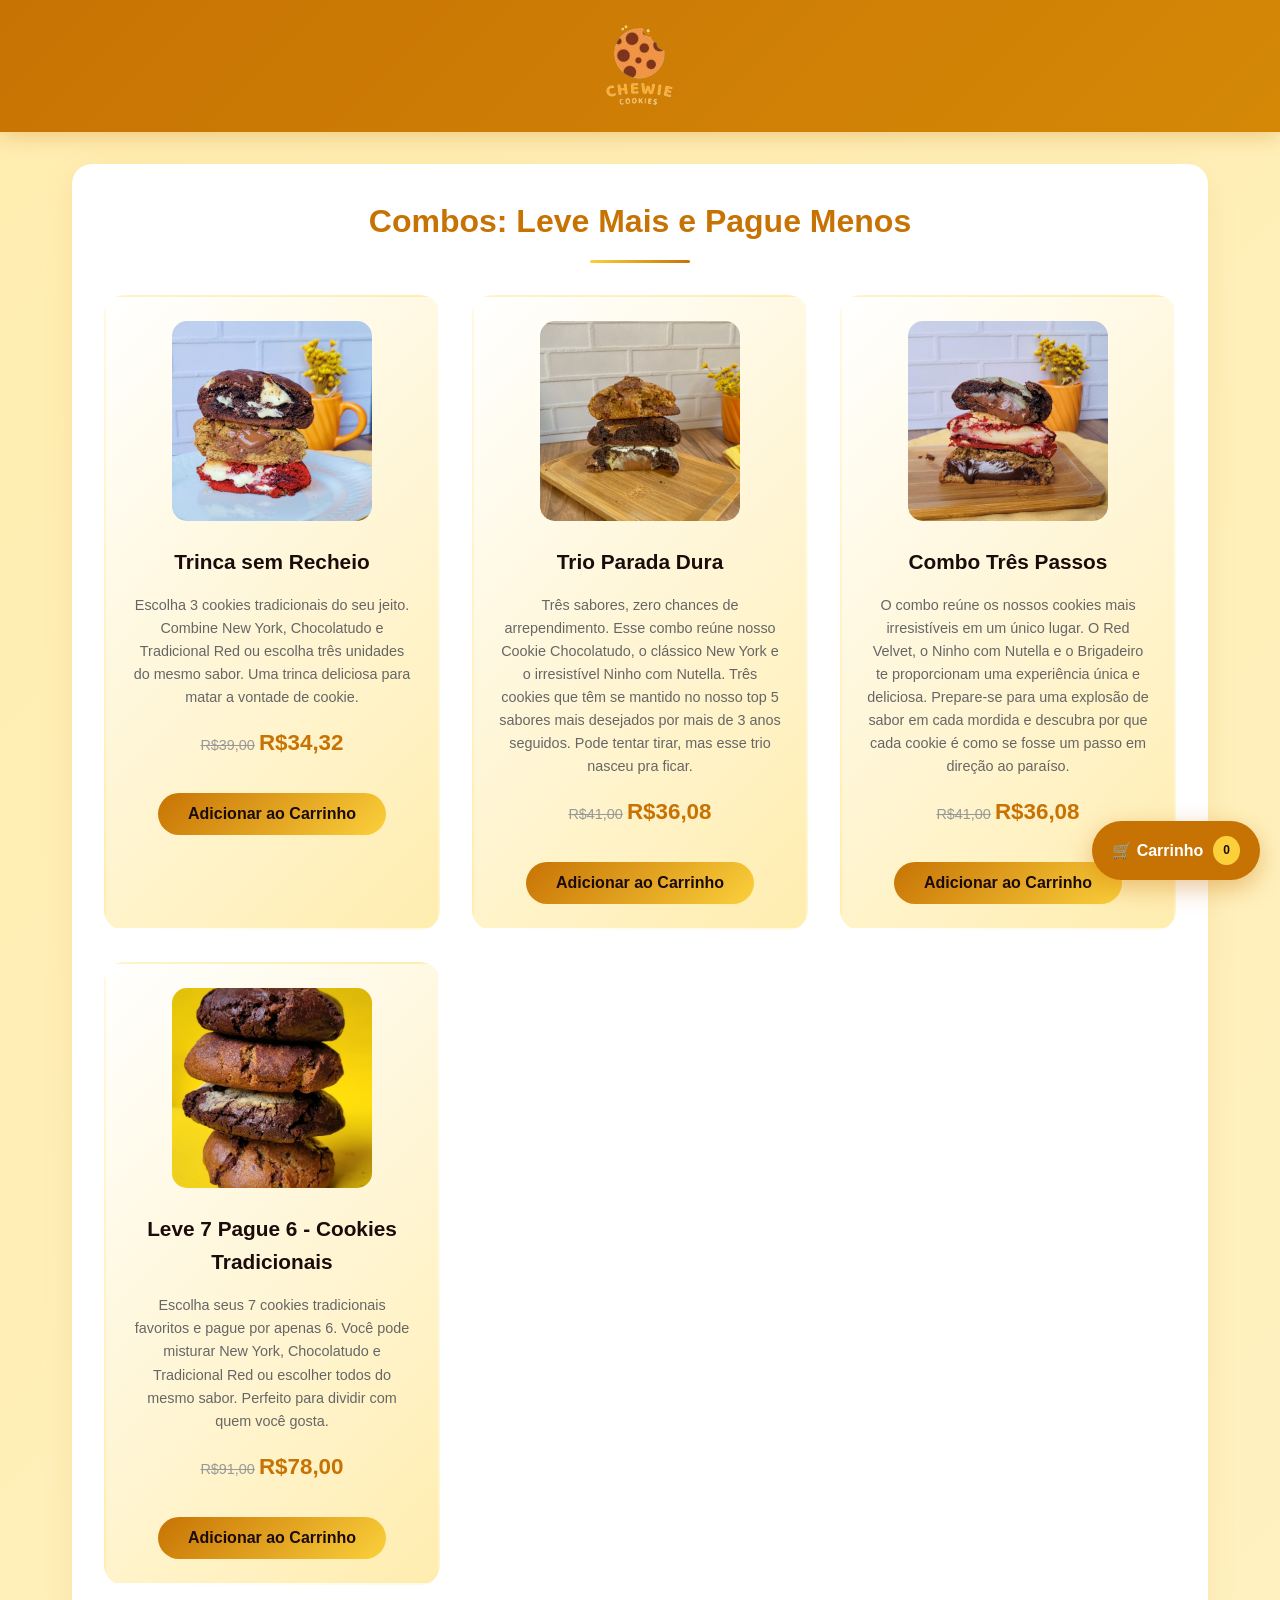
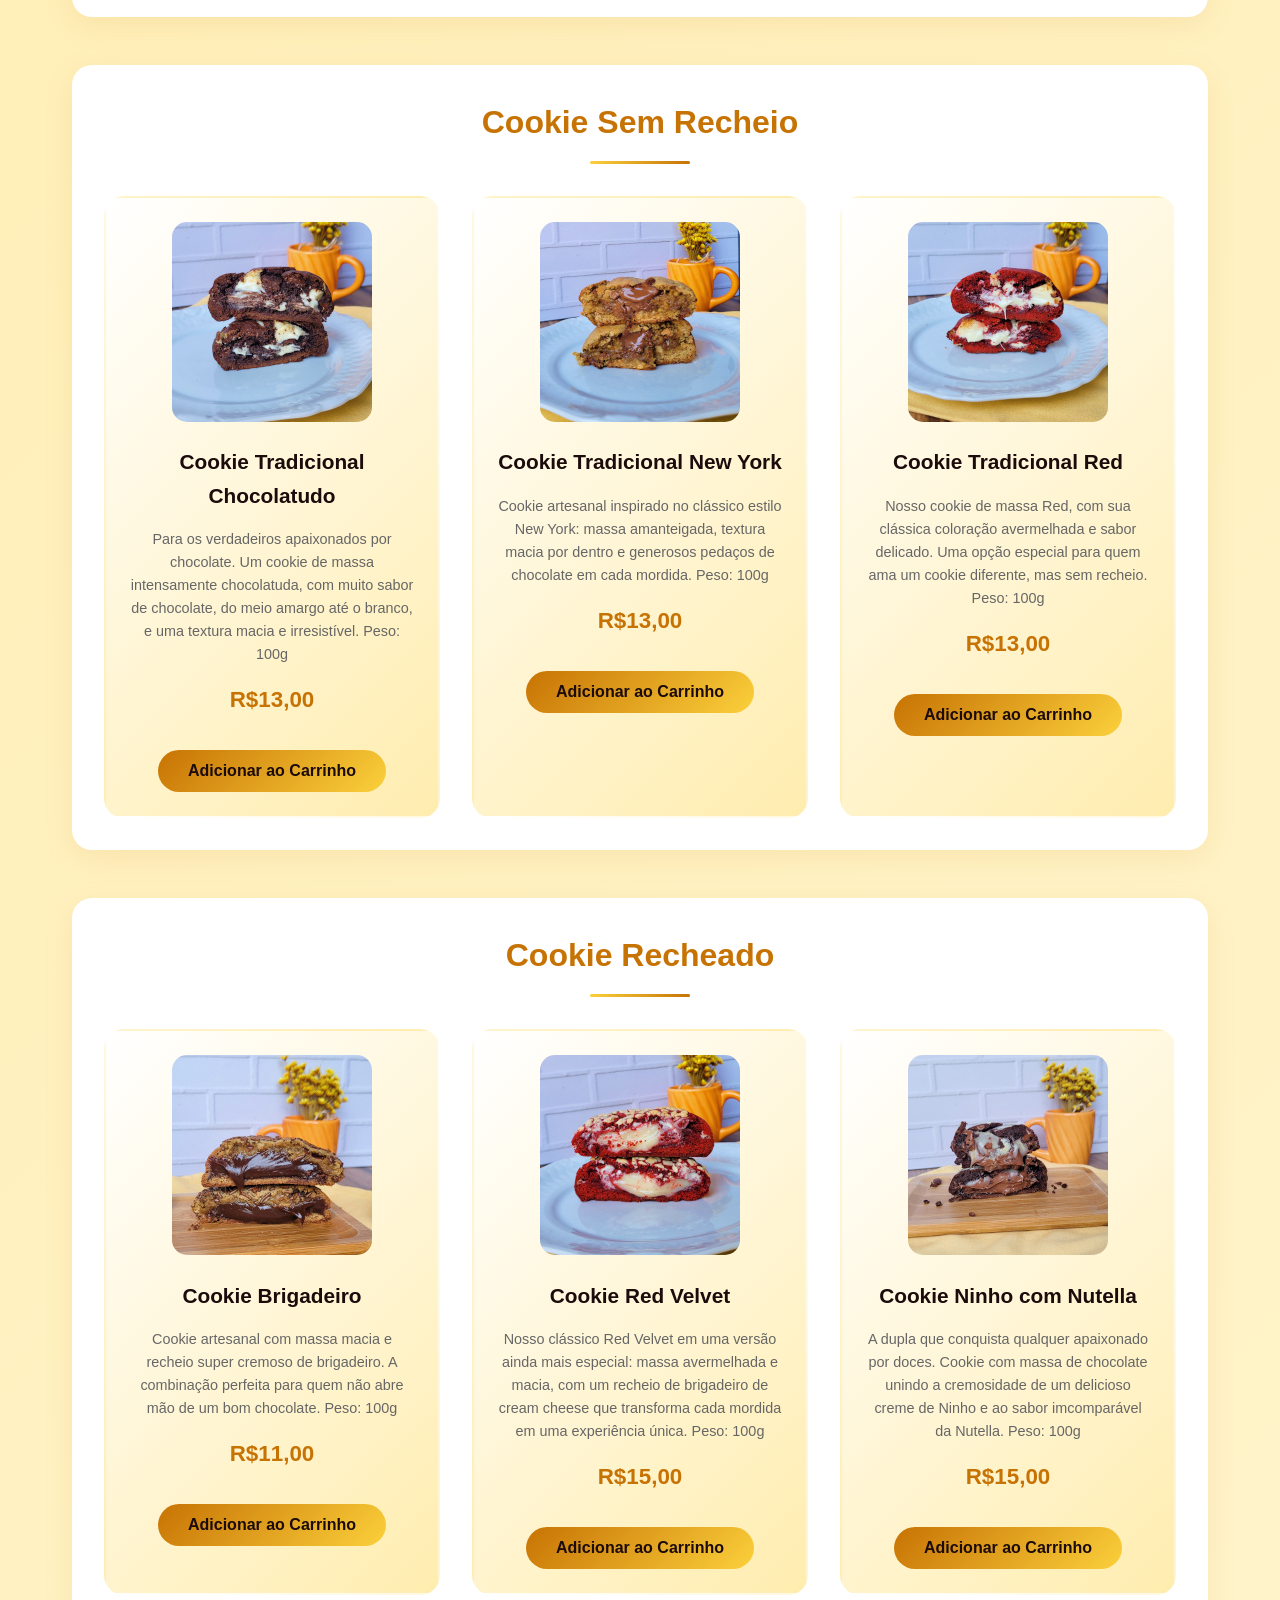
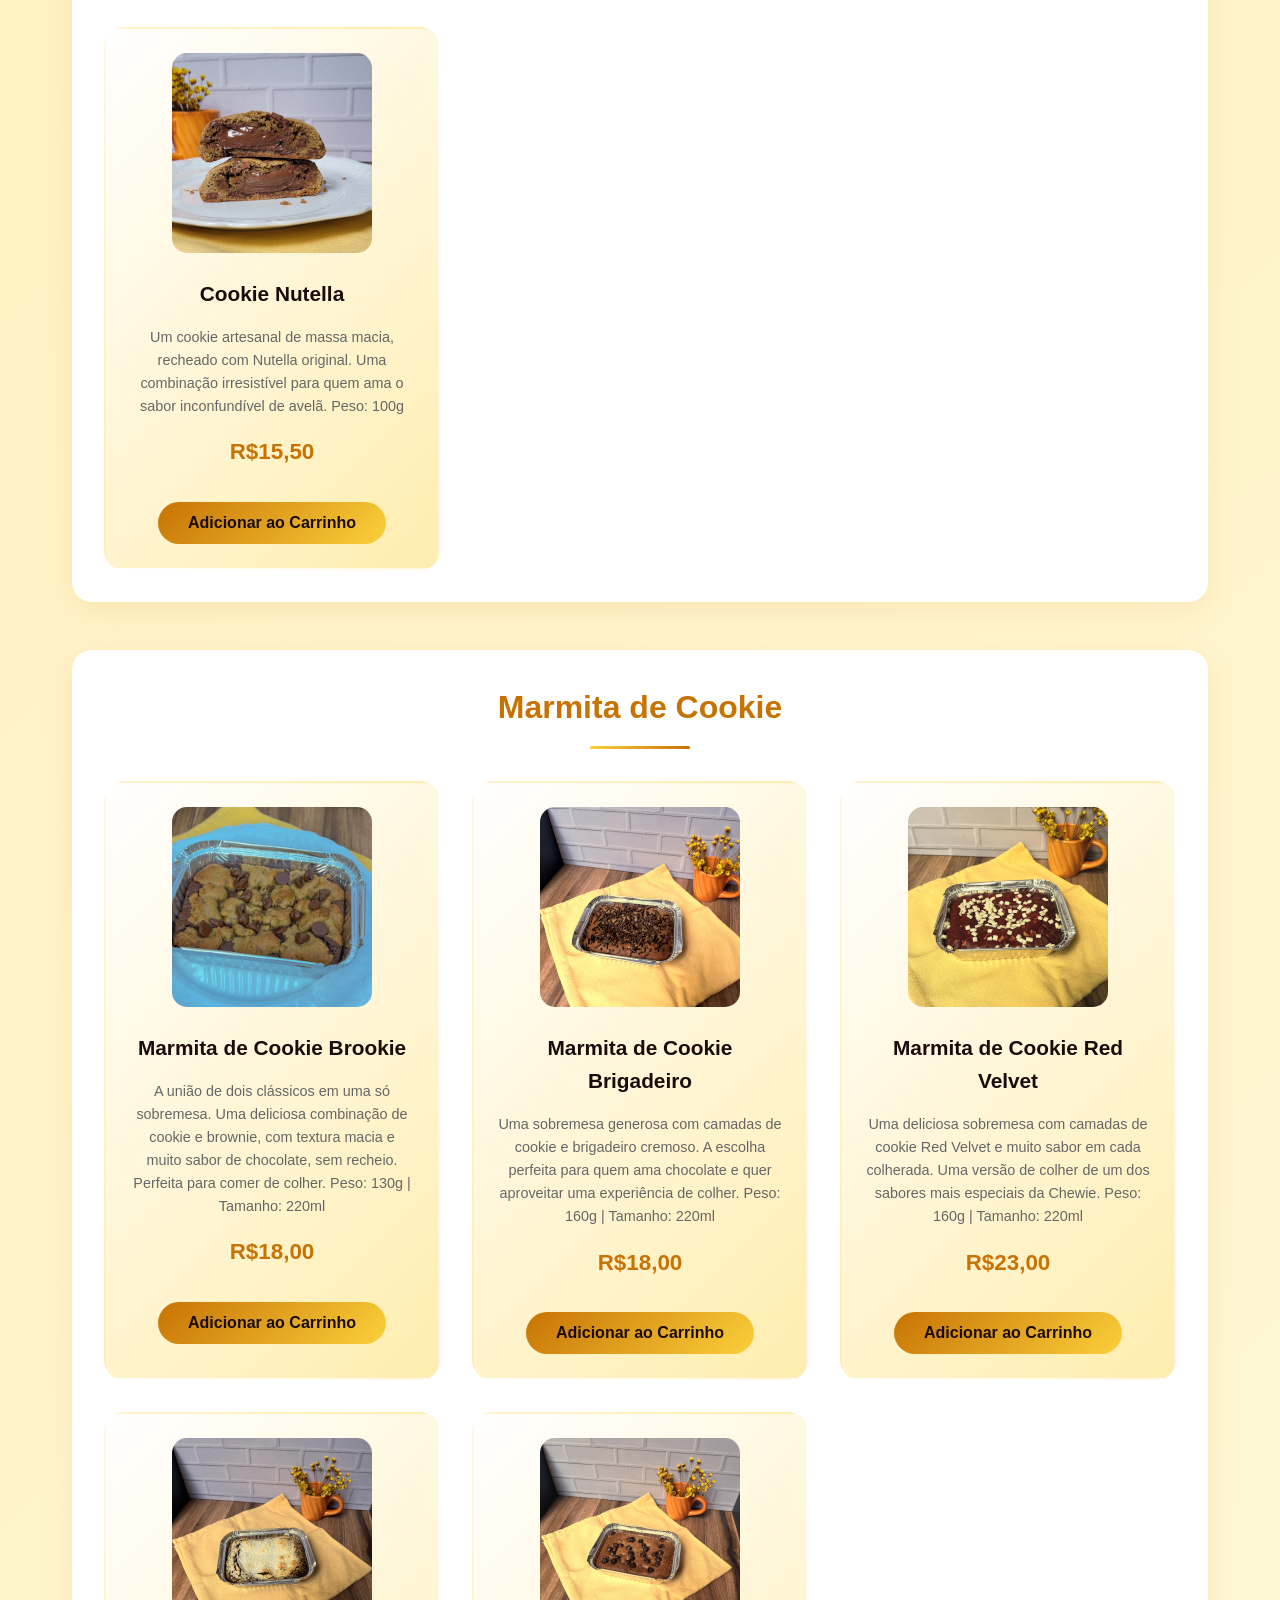
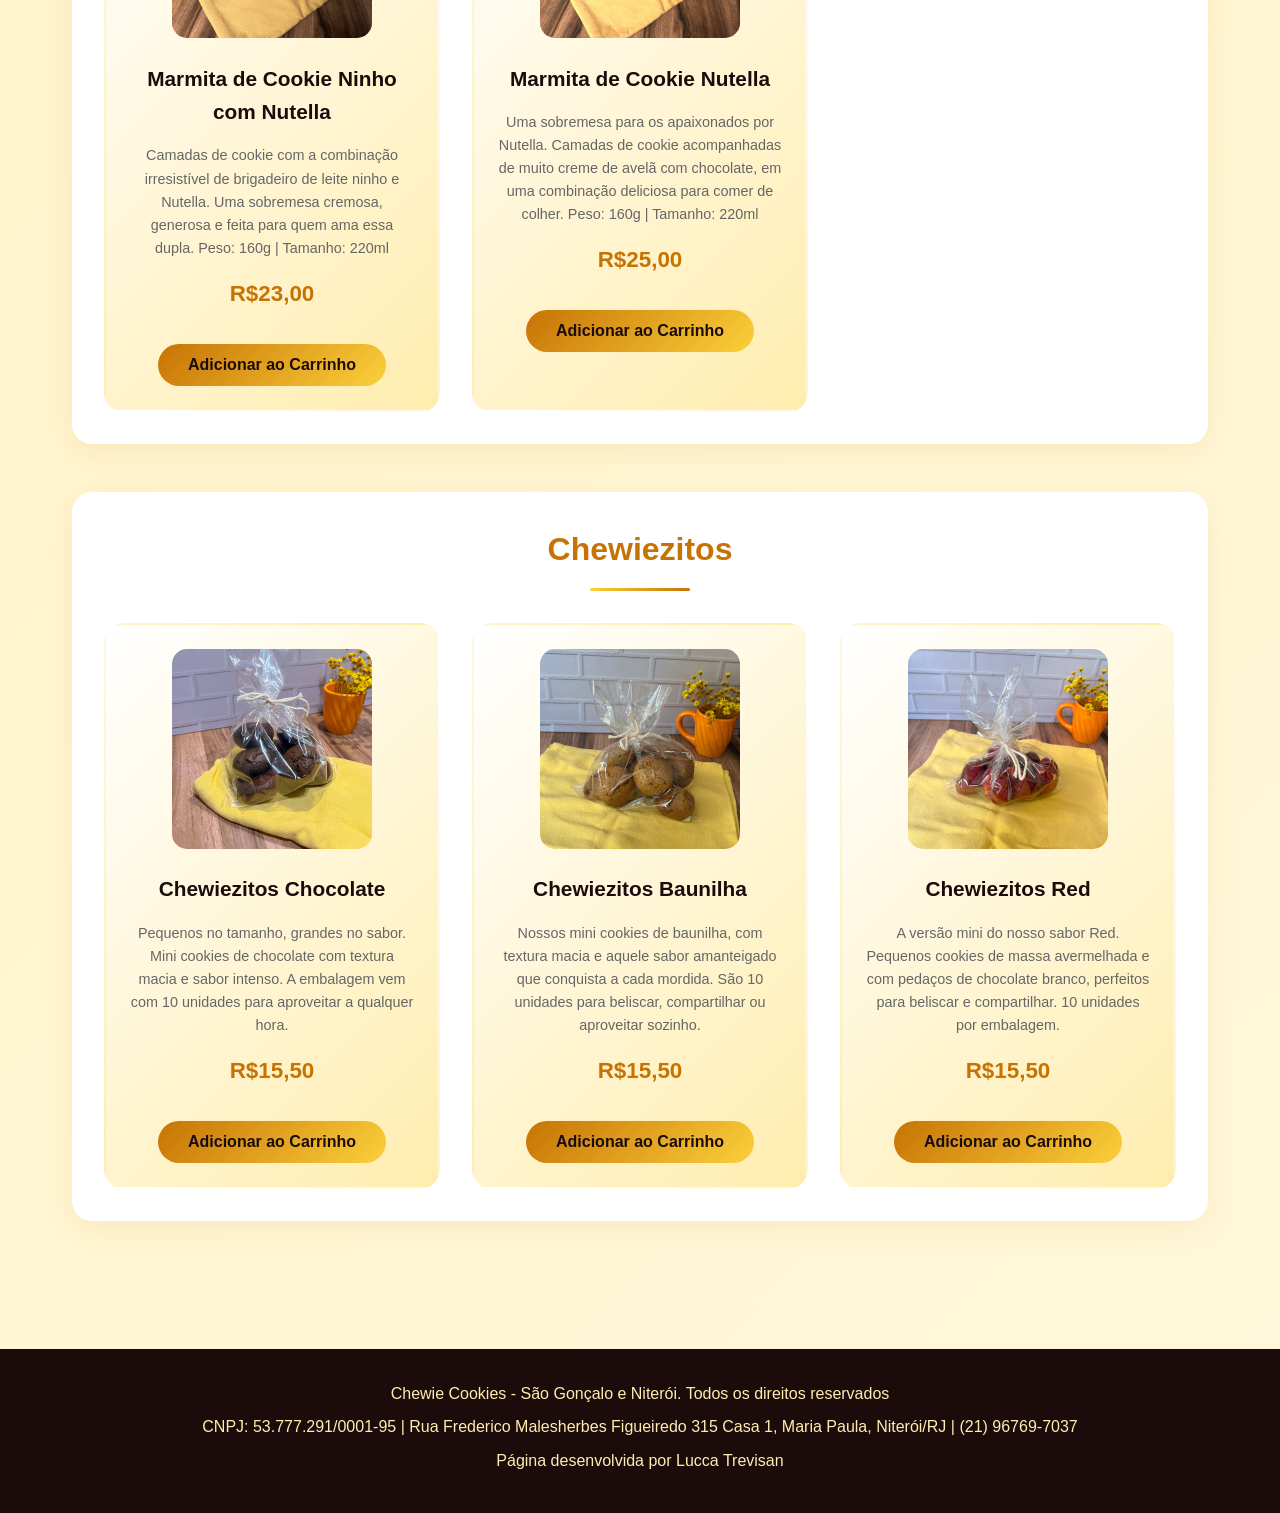
<file: index.html>
<!DOCTYPE html>
<html lang="pt-br">
    <head>
        <meta charset="UTF-8">
        <meta name="viewport" content="width=device-width, initial-scale=1.0">
        <link rel="stylesheet" href="./estilo/style.css">
        <title>Chewie Cookies - Cardápio</title>
    </head>
    <body>
        <header>
            <img src="imagens/logo-sem-fundo100-removebg-preview.png" alt="Logo Chewie Cookies">
        </header>

        <!-- Carrinho Flutuante -->
        <div class="carrinho-flutuante" onclick="abrirCarrinho()">
            🛒 Carrinho
            <span class="badge-carrinho" id="badgeCarrinho">0</span>
        </div>

        <!-- Modal do Carrinho -->
        <div id="modalCarrinho" class="modal">
            <div class="modal-content">
                <div class="modal-header">
                    <h2>🛒 Seu Pedido</h2>
                    <span class="close" onclick="fecharCarrinho()">&times;</span>
                </div>
                <div class="modal-body">
                    <div id="itensCarrinho"></div>
                    <div class="total-carrinho">
                        <div class="total-valor">Total: R$ <span id="totalCarrinho">0,00</span></div>
                        <div id="avisoMinimo" style="display:none;"></div>
                        <button id="btnFinalizar" class="btn-whatsapp" onclick="enviarWhatsApp()">
                            📱 Finalizar no WhatsApp
                        </button>
                    </div>
                </div>
            </div>
        </div>

        <main>
            <section class="categoria-produto">
                <h2>Combos: Leve Mais e Pague Menos</h2>
                <section class="container-produto">
                    <div class="item-produto">
                        <img src="imagens/trincaSemRecheio-300.jpg" alt="Trinca sem Recheio" width="200px">
                        <h3>Trinca sem Recheio</h3>
                        <p>Escolha 3 cookies tradicionais do seu jeito. Combine New York, Chocolatudo e Tradicional Red ou escolha três unidades do mesmo sabor. Uma trinca deliciosa para matar a vontade de cookie.</p>
                        <p><span class="older-price">R$39,00</span> <strong>R$34,32</strong></p>
                        <button class="botao-carrinho" onclick="adicionarAoCarrinho('Trinca sem Recheio', 34.32)">Adicionar ao Carrinho</button>
                    </div>
                    <div class="item-produto">
                        <img src="imagens/comboDeOuro300.JPG" alt="Combo de Ouro 2024" width="200px">
                        <h3>Trio Parada Dura</h3>
                        <p>Três sabores, zero chances de arrependimento. Esse combo reúne nosso Cookie Chocolatudo, o clássico New York e o irresistível Ninho com Nutella. Três cookies que têm se mantido no nosso top 5 sabores mais desejados por mais de 3 anos seguidos. Pode tentar tirar, mas esse trio nasceu pra ficar.</p>
                        <p><span class="older-price">R$41,00</span> <strong>R$36,08</strong></p>
                        <button class="botao-carrinho" onclick="adicionarAoCarrinho('Combo de Ouro 2024', 36.08)">Adicionar ao Carrinho</button>
                    </div>
                    <div class="item-produto">
                        <img src="imagens/comboTresPassos300.jpg" alt="Combo Três Passos" width="200px">
                        <h3>Combo Três Passos</h3>
                        <p>O combo reúne os nossos cookies mais irresistíveis em um único lugar. O Red Velvet, o Ninho com Nutella e o Brigadeiro te proporcionam uma experiência única e deliciosa. Prepare-se para uma explosão de sabor em cada mordida e descubra por que cada cookie é como se fosse um passo em direção ao paraíso.</p>
                        <p><span class="older-price">R$41,00</span> <strong>R$36,08</strong></p>
                        <button class="botao-carrinho" onclick="adicionarAoCarrinho('Combo Três Passos', 36.08)">Adicionar ao Carrinho</button>
                    </div>
                    <div class="item-produto">
                        <img src="imagens/leve7pague6-300.jpg" alt="Leve 7 Pague 6" width="200px">
                        <h3>Leve 7 Pague 6 - Cookies Tradicionais</h3>
                        <p>Escolha seus 7 cookies tradicionais favoritos e pague por apenas 6. Você pode misturar New York, Chocolatudo e Tradicional Red ou escolher todos do mesmo sabor. Perfeito para dividir com quem você gosta.</p>
                        <p><span class="older-price">R$91,00</span> <strong>R$78,00</strong></p>
                        <button class="botao-carrinho" onclick="adicionarAoCarrinho('Leve 7 Pague 6 - Cookies Tradicionais', 78.00)">Adicionar ao Carrinho</button>
                    </div>
                </section>
            </section>

            <section class="categoria-produto">
                <h2>Cookie Sem Recheio</h2>
                <section class="container-produto">
                    <div class="item-produto">
                        <img src="imagens/chocolatudo-200.jpg" alt="" width="200px">
                        <h3>Cookie Tradicional Chocolatudo</h3>
                        <p>Para os verdadeiros apaixonados por chocolate. Um cookie de massa intensamente chocolatuda, com muito sabor de chocolate, do meio amargo até o branco, e uma textura macia e irresistível. Peso: 100g</p>
                        <p><strong>R$13,00</strong></p>
                        <button class="botao-carrinho" onclick="adicionarAoCarrinho('Cookie Tradicional Chocolatudo', 13.00)">Adicionar ao Carrinho</button>
                    </div>
                    <div class="item-produto">
                        <img src="imagens/newYork-200.jpg" alt="" width="200px">
                        <h3>Cookie Tradicional New York</h3>
                        <p>Cookie artesanal inspirado no clássico estilo New York: massa amanteigada, textura macia por dentro e generosos pedaços de chocolate em cada mordida. Peso: 100g</p>
                        <p><strong>R$13,00</strong></p>
                        <button class="botao-carrinho" onclick="adicionarAoCarrinho('Cookie Tradicional New York', 13.00)">Adicionar ao Carrinho</button>
                    </div>
                    <div class="item-produto">
                        <img src="imagens/redTradicional-200.jpg" alt="" width="200px">
                        <h3>Cookie Tradicional Red</h3>
                        <p>Nosso cookie de massa Red, com sua clássica coloração avermelhada e sabor delicado. Uma opção especial para quem ama um cookie diferente, mas sem recheio. Peso: 100g</p>
                        <p><strong>R$13,00</strong></p>
                        <button class="botao-carrinho" onclick="adicionarAoCarrinho('Cookie Tradicional Red', 13.00)">Adicionar ao Carrinho</button>
                    </div>
                </section>
            </section>

            <section class="categoria-produto">
                <h2>Cookie Recheado</h2>
                <section class="container-produto">
                    <div class="item-produto">
                        <img src="imagens/brigadeiro-200.jpg" alt="Cookie Brigadeiro" width="200px">
                        <h3>Cookie Brigadeiro</h3>
                        <p>Cookie artesanal com massa macia e recheio super cremoso de brigadeiro. A combinação perfeita para quem não abre mão de um bom chocolate. Peso: 100g</p>
                        <p><strong>R$11,00</strong></p>
                        <button class="botao-carrinho" onclick="adicionarAoCarrinho('Cookie Brigadeiro', 11.00)">Adicionar ao Carrinho</button>
                    </div>
                    <div class="item-produto">
                        <img src="imagens/redVelvet-200.jpg" alt="Cookie Red Velvet" width="200px">
                        <h3>Cookie Red Velvet</h3>
                        <p>Nosso clássico Red Velvet em uma versão ainda mais especial: massa avermelhada e macia, com um recheio de brigadeiro de cream cheese que transforma cada mordida em uma experiência única. Peso: 100g</p>
                        <p><strong>R$15,00</strong></p>
                        <button class="botao-carrinho" onclick="adicionarAoCarrinho('Cookie Red Velvet', 15.00)">Adicionar ao Carrinho</button>
                    </div>
                    <div class="item-produto">
                        <img src="imagens/ninhoNutella-200.jpg" alt="Cookie Ninho com Nutella" width="200px">
                        <h3>Cookie Ninho com Nutella</h3>
                        <p>A dupla que conquista qualquer apaixonado por doces. Cookie com massa de chocolate unindo a cremosidade de um delicioso creme de Ninho e ao sabor imcomparável da Nutella. Peso: 100g</p>
                        <p><strong>R$15,00</strong></p>
                        <button class="botao-carrinho" onclick="adicionarAoCarrinho('Cookie Ninho com Nutella', 15.00)">Adicionar ao Carrinho</button>
                    </div>
                    <div class="item-produto">
                        <img src="imagens/nutella-200.jpg" alt="Cookie Nutella" width="200px">
                        <h3>Cookie Nutella</h3>
                        <p>Um cookie artesanal de massa macia, recheado com Nutella original. Uma combinação irresistível para quem ama o sabor inconfundível de avelã. Peso: 100g</p>
                        <p><strong>R$15,50</strong></p>
                        <button class="botao-carrinho" onclick="adicionarAoCarrinho('Cookie Nutella', 15.50)">Adicionar ao Carrinho</button>
                    </div>
                </section>
            </section>

            <section class="categoria-produto">
                <h2>Marmita de Cookie</h2>
                <section class="container-produto">
                    <div class="item-produto">
                        <img src="imagens/brookie.png" alt="Marmita de Cookie Brookie" width="200px">
                        <h3>Marmita de Cookie Brookie</h3>
                        <p>A união de dois clássicos em uma só sobremesa. Uma deliciosa combinação de cookie e brownie, com textura macia e muito sabor de chocolate, sem recheio. Perfeita para comer de colher. Peso: 130g | Tamanho: 220ml</p>
                        <p><strong>R$18,00</strong></p>
                        <button class="botao-carrinho" onclick="adicionarAoCarrinho('Marmita de Cookie Brigadeiro', 18.00)">Adicionar ao Carrinho</button>
                    </div>
                    <div class="item-produto">
                        <img src="imagens/marmita-brigadeiro200.jpg" alt="Marmita de Cookie Brigadeiro" width="200px">
                        <h3>Marmita de Cookie Brigadeiro</h3>
                        <p>Uma sobremesa generosa com camadas de cookie e brigadeiro cremoso. A escolha perfeita para quem ama chocolate e quer aproveitar uma experiência de colher. Peso: 160g | Tamanho: 220ml</p>
                        <p><strong>R$18,00</strong></p>
                        <button class="botao-carrinho" onclick="adicionarAoCarrinho('Marmita de Cookie Brigadeiro', 18.00)">Adicionar ao Carrinho</button>
                    </div>
                    <div class="item-produto">
                        <img src="imagens/marmita-red-velvet200.jpg" alt="Marmita de Cookie Red Velvet" width="200px">
                        <h3>Marmita de Cookie Red Velvet</h3>
                        <p>Uma deliciosa sobremesa com camadas de cookie Red Velvet e muito sabor em cada colherada. Uma versão de colher de um dos sabores mais especiais da Chewie. Peso: 160g | Tamanho: 220ml</p>
                        <p><strong>R$23,00</strong></p>
                        <button class="botao-carrinho" onclick="adicionarAoCarrinho('Marmita de Cookie Red Velvet', 23.00)">Adicionar ao Carrinho</button>
                    </div>
                    <div class="item-produto">
                        <img src="imagens/marmita-ninho-nutella200.jpg" alt="Marmita de Cookie Ninho com Nutella" width="200px">
                        <h3>Marmita de Cookie Ninho com Nutella</h3>
                        <p>Camadas de cookie com a combinação irresistível de brigadeiro de leite ninho e Nutella. Uma sobremesa cremosa, generosa e feita para quem ama essa dupla. Peso: 160g | Tamanho: 220ml</p>
                        <p><strong>R$23,00</strong></p>
                        <button class="botao-carrinho" onclick="adicionarAoCarrinho('Marmita de Cookie Ninho com Nutella', 23.00)">Adicionar ao Carrinho</button>
                    </div>
                    <div class="item-produto">
                        <img src="imagens/marmita-nutella200.jpg" alt="Marmita de Cookie Nutella" width="200px">
                        <h3>Marmita de Cookie Nutella</h3>
                        <p>Uma sobremesa para os apaixonados por Nutella. Camadas de cookie acompanhadas de muito creme de avelã com chocolate, em uma combinação deliciosa para comer de colher. Peso: 160g | Tamanho: 220ml</p>
                        <p><strong>R$25,00</strong></p>
                        <button class="botao-carrinho" onclick="adicionarAoCarrinho('Marmita de Cookie Nutella', 25.00)">Adicionar ao Carrinho</button>
                    </div>
                </section>
            </section>

            <section class="categoria-produto">
                <h2>Chewiezitos</h2>
                <section class="container-produto">
                    <div class="item-produto">
                        <img src="imagens/chewiezitoChocolate-200.jpg" alt="Chewiezitos Chocolate" width="200px">
                        <h3>Chewiezitos Chocolate</h3>
                        <p>Pequenos no tamanho, grandes no sabor. Mini cookies de chocolate com textura macia e sabor intenso. A embalagem vem com 10 unidades para aproveitar a qualquer hora.</p>
                        <p><strong>R$15,50</strong></p>
                        <button class="botao-carrinho" onclick="adicionarAoCarrinho('Chewiezitos Chocolate', 15.50)">Adicionar ao Carrinho</button>
                    </div>
                    <div class="item-produto">
                        <img src="imagens/chewiezitosBaunilha-200.jpg" alt="Chewiezitos Baunilha" width="200px">
                        <h3>Chewiezitos Baunilha</h3>
                        <p>Nossos mini cookies de baunilha, com textura macia e aquele sabor amanteigado que conquista a cada mordida. São 10 unidades para beliscar, compartilhar ou aproveitar sozinho.</p>
                        <p><strong>R$15,50</strong></p>
                        <button class="botao-carrinho" onclick="adicionarAoCarrinho('Chewiezitos Baunilha', 15.50)">Adicionar ao Carrinho</button>
                    </div>
                    <div class="item-produto">
                        <img src="imagens/chewiezitosRed-200.jpg" alt="Chewiezitos Red" width="200px">
                        <h3>Chewiezitos Red</h3>
                        <p>A versão mini do nosso sabor Red. Pequenos cookies de massa avermelhada e com pedaços de chocolate branco, perfeitos para beliscar e compartilhar. 10 unidades por embalagem.</p>
                        <p><strong>R$15,50</strong></p>
                        <button class="botao-carrinho" onclick="adicionarAoCarrinho('Chewiezitos Red', 15.50)">Adicionar ao Carrinho</button>
                    </div>
                </section>

            </section>
        </main>

        <footer>
            <p>Chewie Cookies - São Gonçalo e Niterói. Todos os direitos reservados</p>
            <p>CNPJ: 53.777.291/0001-95 | Rua Frederico Malesherbes Figueiredo 315 Casa 1, Maria Paula, Niterói/RJ | (21) 96769-7037</p>
            <p>Página desenvolvida por Lucca Trevisan</p>
        </footer>
        <script src="script.js"></script>
    </body>
</html>
</file>
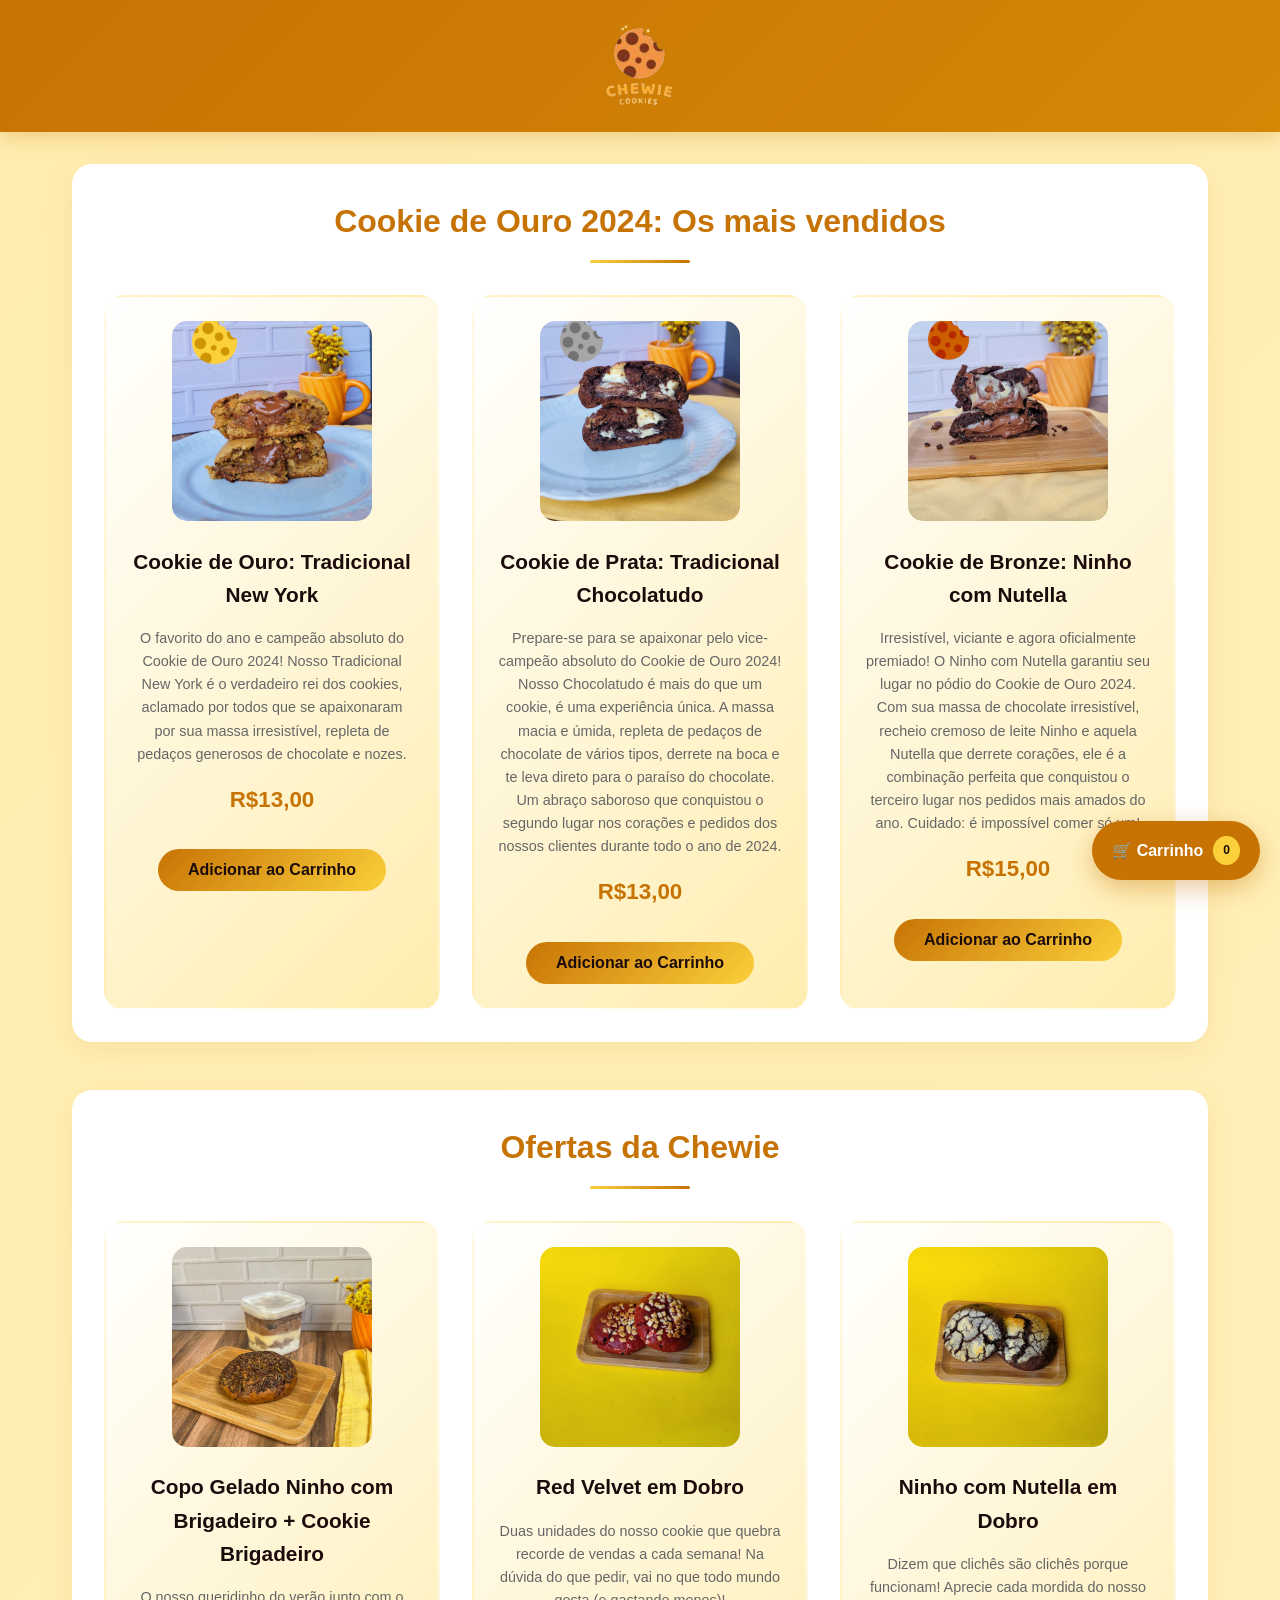
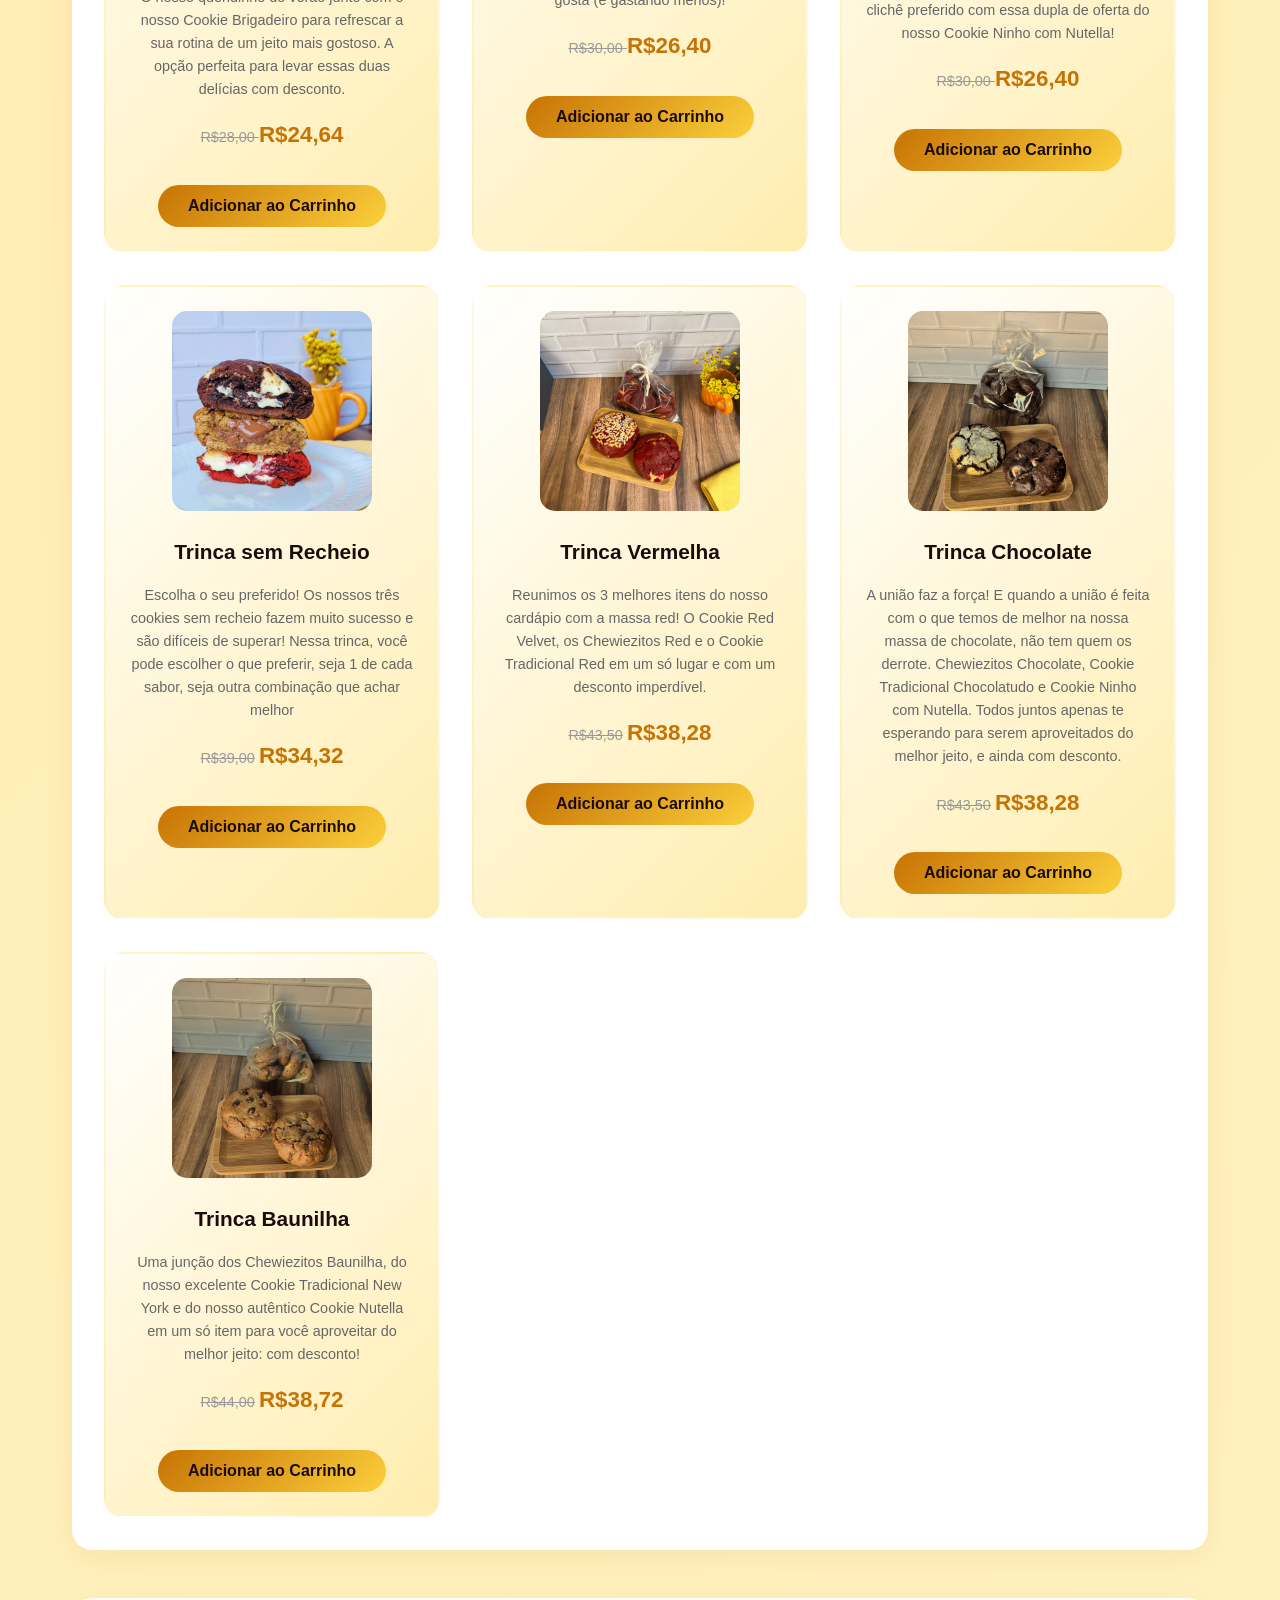
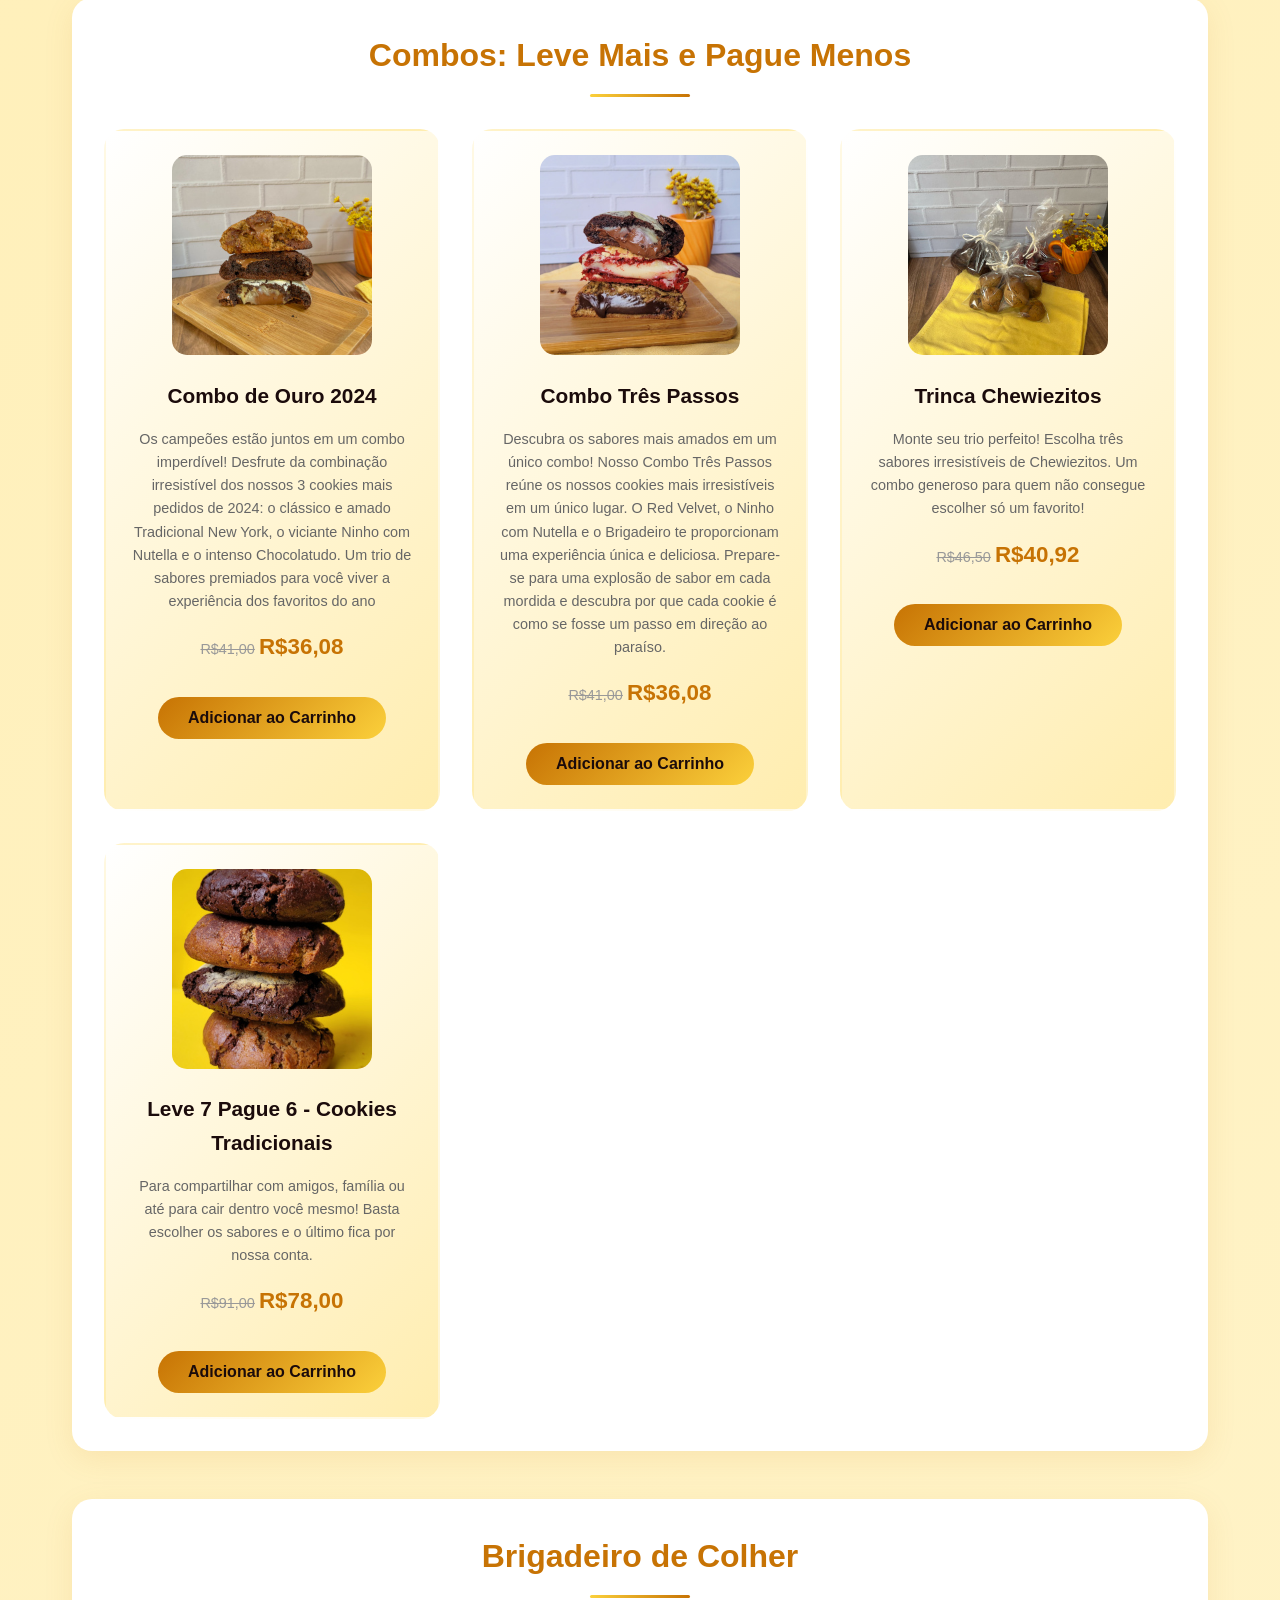
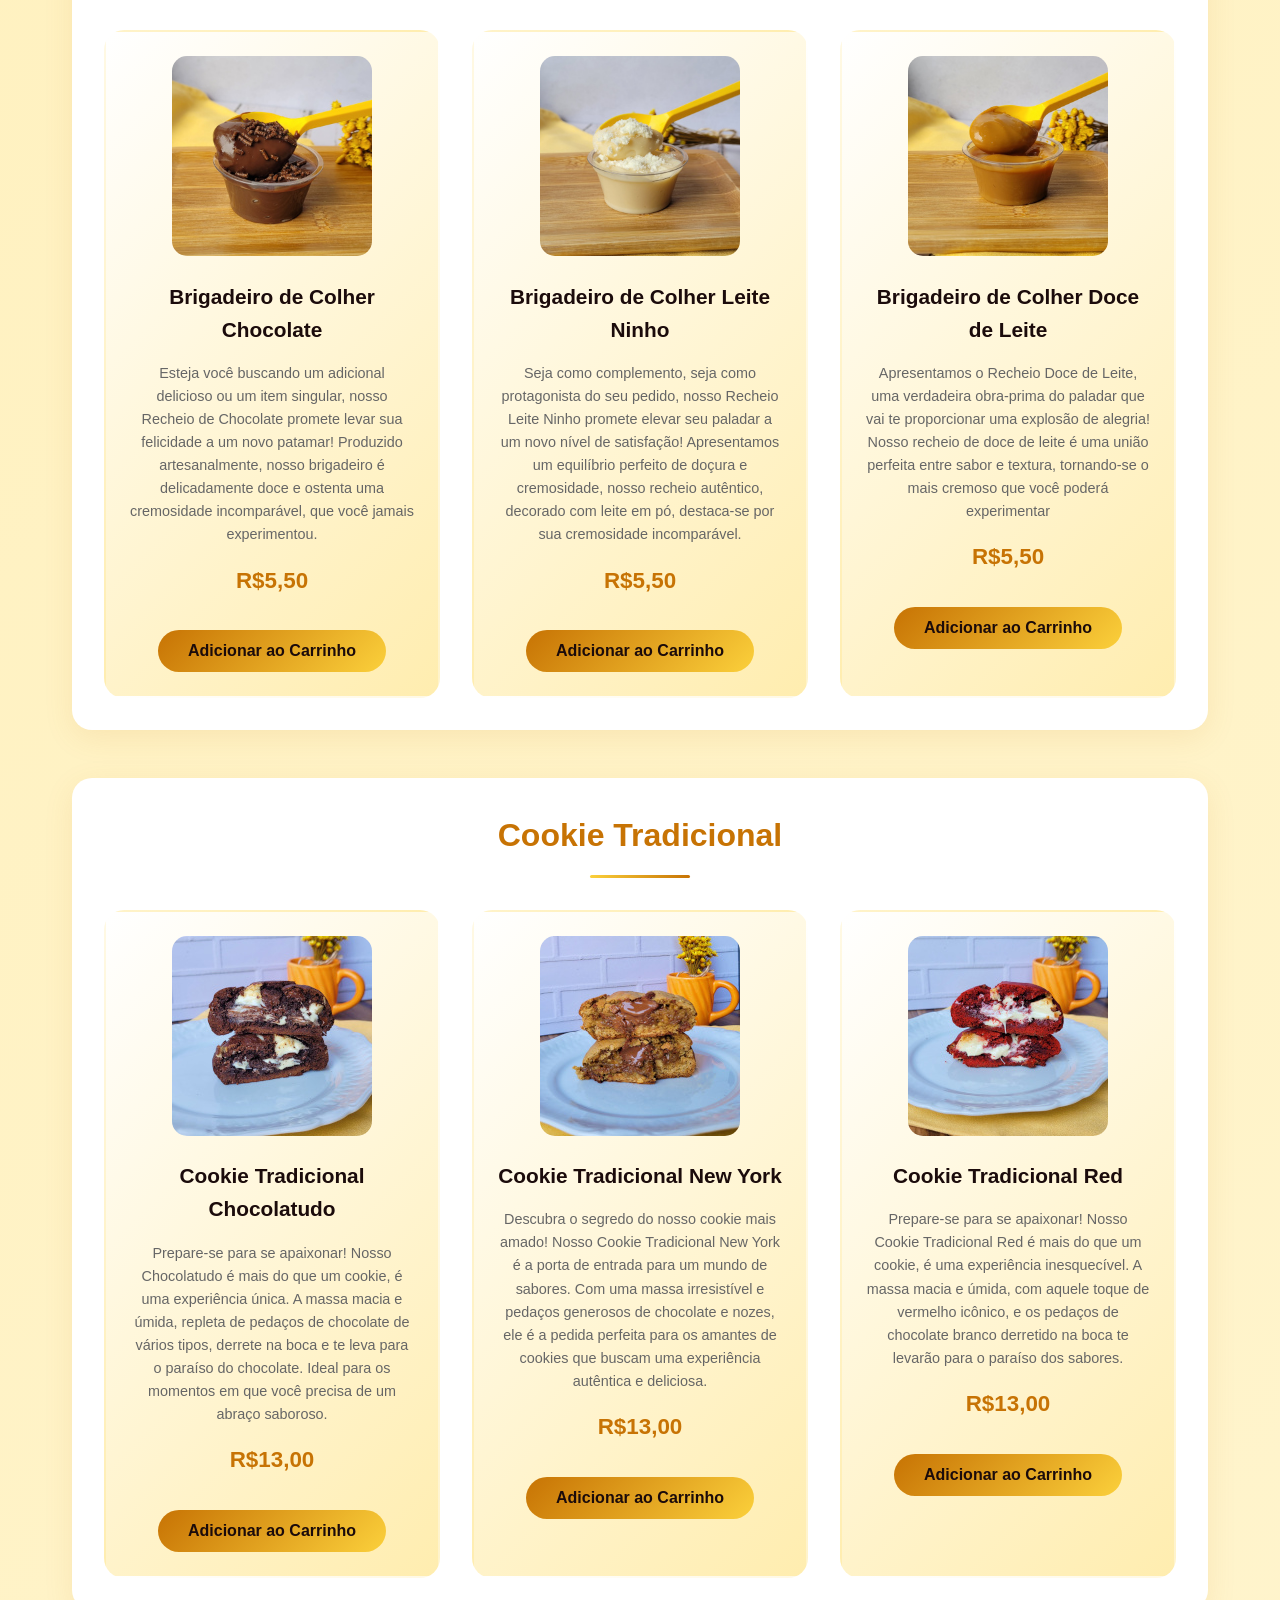
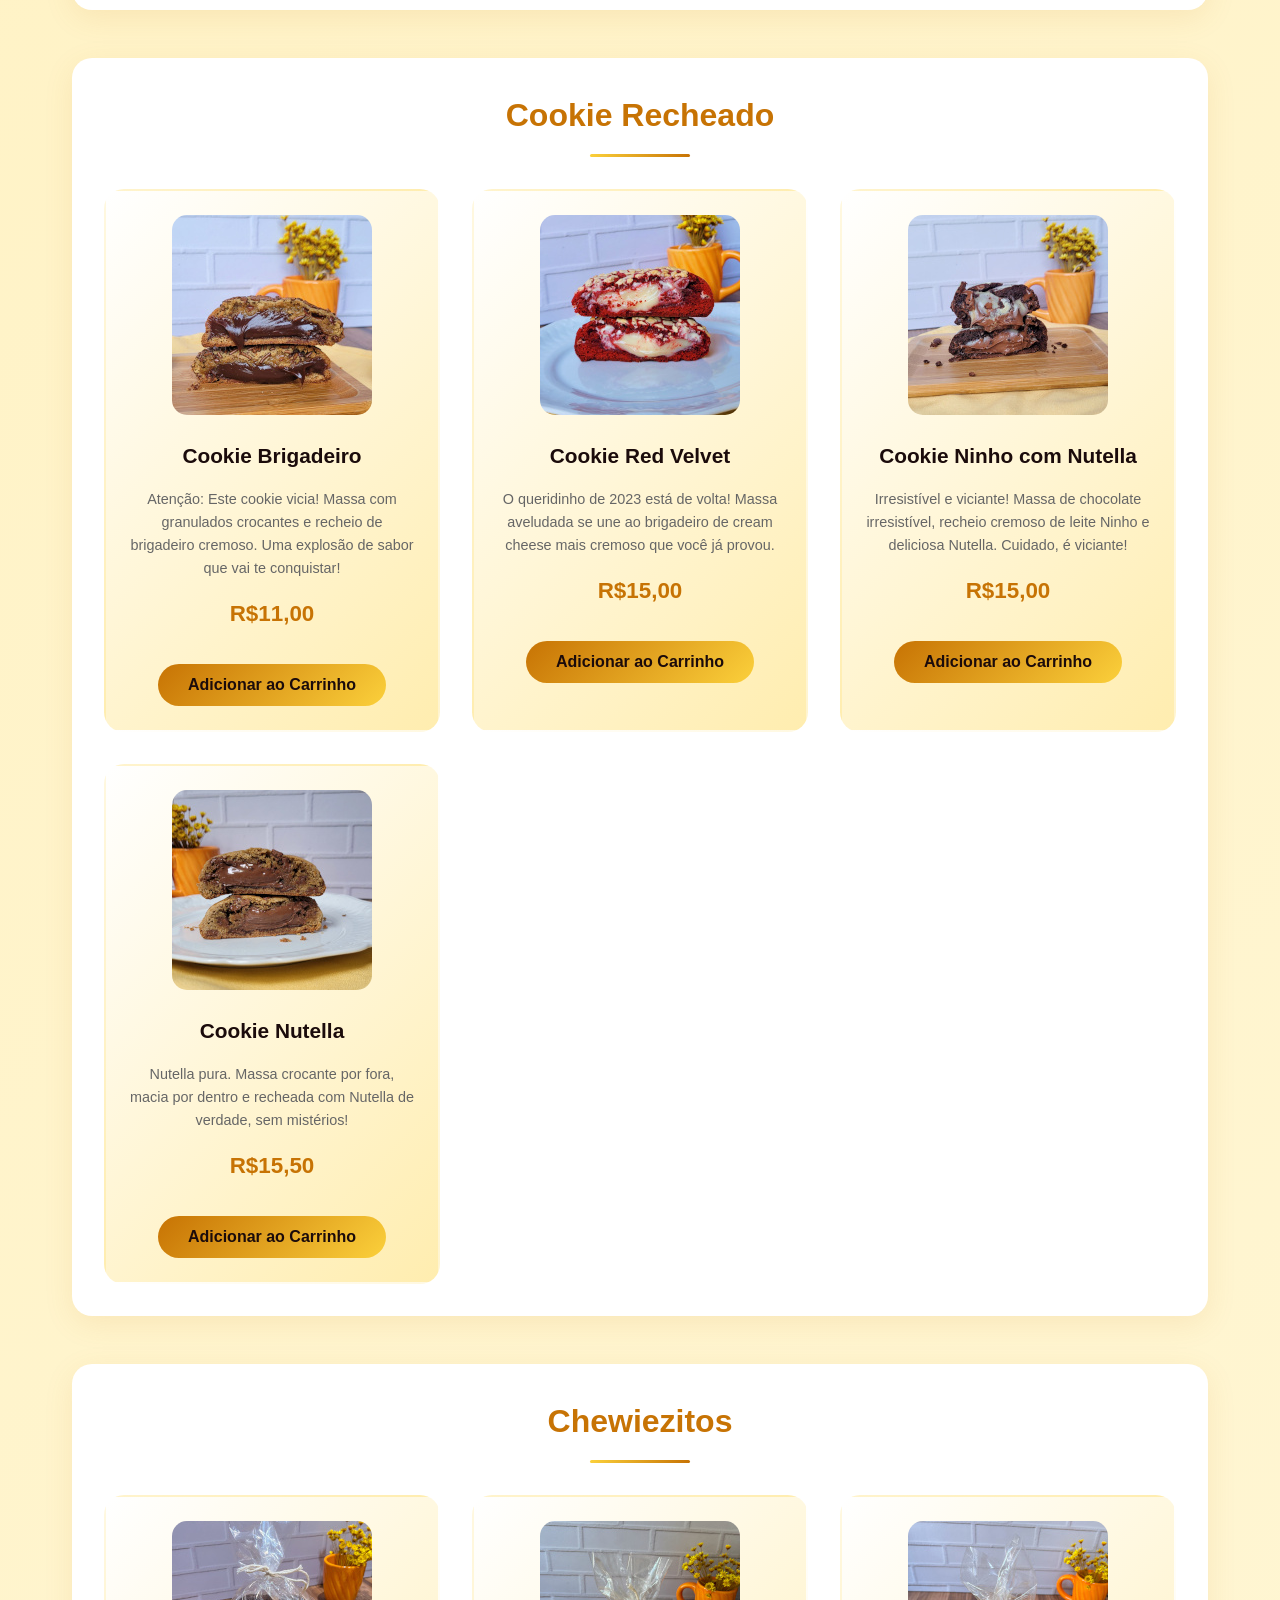
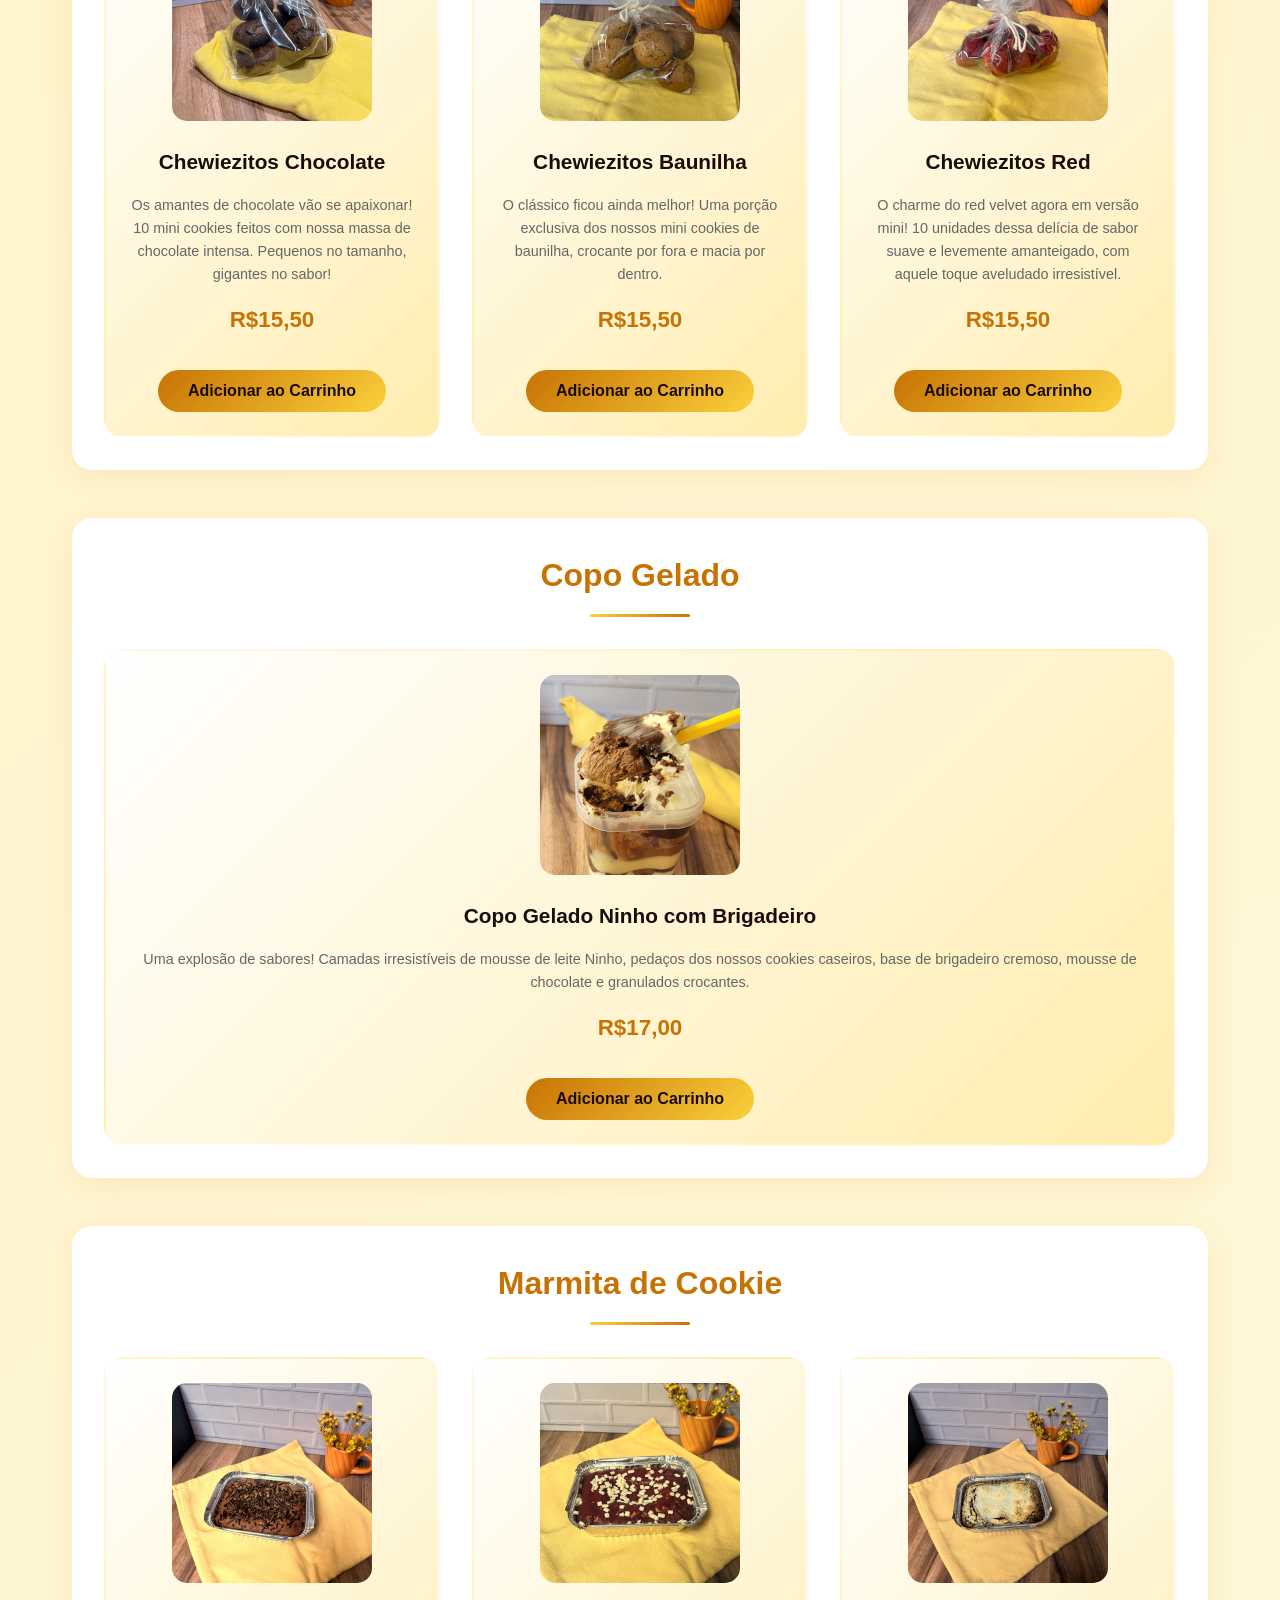
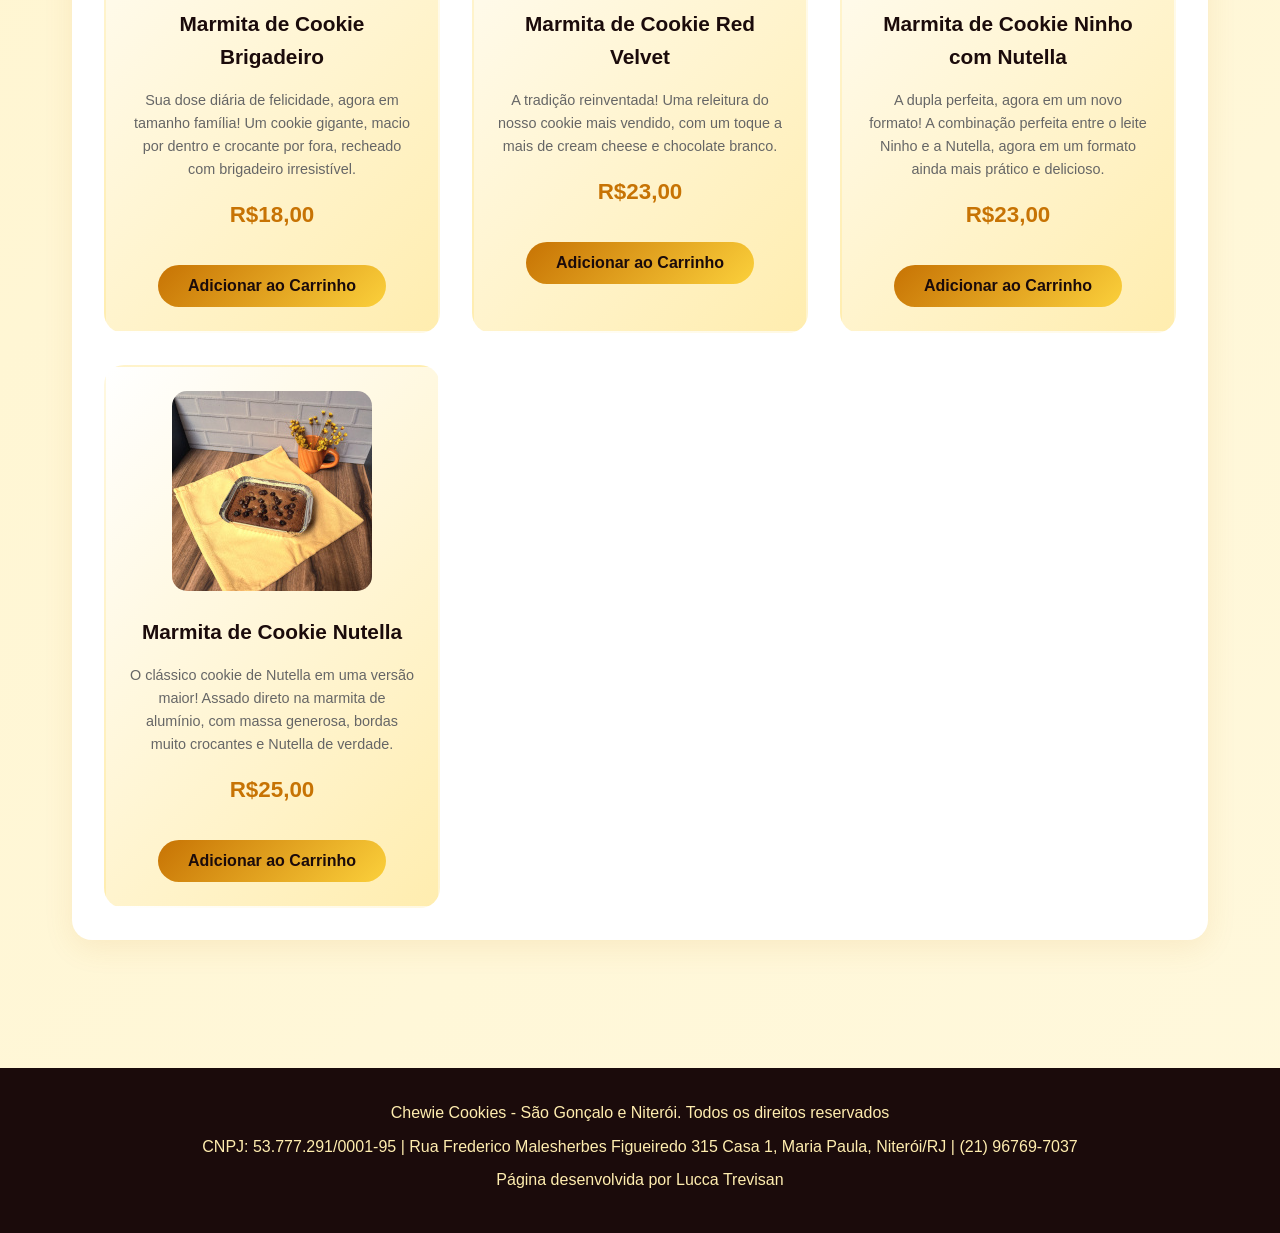
<file: cardapio.html>
<!DOCTYPE html>
<html lang="pt-br">
    <head>
        <meta charset="UTF-8">
        <meta name="viewport" content="width=device-width, initial-scale=1.0">
        <link rel="stylesheet" href="./estilo/style.css">
        <title>Chewie Cookies - Cardápio</title>
    </head>
    <body>
        <header>
            <img src="imagens/logo-sem-fundo100-removebg-preview.png" alt="Logo Chewie Cookies">
        </header>

        <!-- Carrinho Flutuante -->
        <div class="carrinho-flutuante" onclick="abrirCarrinho()">
            🛒 Carrinho
            <span class="badge-carrinho" id="badgeCarrinho">0</span>
        </div>

        <!-- Modal do Carrinho -->
        <div id="modalCarrinho" class="modal">
            <div class="modal-content">
                <div class="modal-header">
                    <h2>🛒 Seu Pedido</h2>
                    <span class="close" onclick="fecharCarrinho()">&times;</span>
                </div>
                <div class="modal-body">
                    <div id="itensCarrinho"></div>
                    <div class="total-carrinho">
                        <div class="total-valor">Total: R$ <span id="totalCarrinho">0,00</span></div>
                        <button class="btn-whatsapp" onclick="enviarWhatsApp()">
                            📱 Finalizar no WhatsApp
                        </button>
                    </div>
                </div>
            </div>
        </div>

        <main>
            <section class="categoria-produto">
                <h2>Cookie de Ouro 2024: Os mais vendidos</h2>
                <section class="container-produto">
                    <div class="item-produto">
                        <img src="imagens/cookieDeOuro-300.png" alt="Cookie de Ouro: Tradicional New York" width="200px">
                        <h3>Cookie de Ouro: Tradicional New York</h3>
                        <p>O favorito do ano e campeão absoluto do Cookie de Ouro 2024! Nosso Tradicional New York é o verdadeiro rei dos cookies, aclamado por todos que se apaixonaram por sua massa irresistível, repleta de pedaços generosos de chocolate e nozes.</p>
                        <p><strong>R$13,00</strong></p>
                        <button class="botao-carrinho" onclick="adicionarAoCarrinho('Cookie de Ouro: Tradicional New York', 13.00)">Adicionar ao Carrinho</button>
                    </div>

                    <div class="item-produto">
                        <img src="imagens/cookieDePrata-300.png" alt="Cookie de Prata: Tradicional Chocolatudo" width="200px">
                        <h3>Cookie de Prata: Tradicional Chocolatudo</h3>
                        <p>Prepare-se para se apaixonar pelo vice-campeão absoluto do Cookie de Ouro 2024! Nosso Chocolatudo é mais do que um cookie, é uma experiência única. A massa macia e úmida, repleta de pedaços de chocolate de vários tipos, derrete na boca e te leva direto para o paraíso do chocolate. Um abraço saboroso que conquistou o segundo lugar nos corações e pedidos dos nossos clientes durante todo o ano de 2024.</p>
                        <p><strong>R$13,00</strong></p>
                        <button class="botao-carrinho" onclick="adicionarAoCarrinho('Cookie de Prata: Tradicional Chocolatudo', 13.00)">Adicionar ao Carrinho</button>
                    </div>

                    <div class="item-produto">
                        <img src="imagens/cookieDeBronze-300.png" alt="Cookie de Bronze: Ninho com Nutella" width="200px">
                        <h3>Cookie de Bronze: Ninho com Nutella</h3>
                        <p>Irresistível, viciante e agora oficialmente premiado! O Ninho com Nutella garantiu seu lugar no pódio do Cookie de Ouro 2024. Com sua massa de chocolate irresistível, recheio cremoso de leite Ninho e aquela Nutella que derrete corações, ele é a combinação perfeita que conquistou o terceiro lugar nos pedidos mais amados do ano. Cuidado: é impossível comer só um!</p>
                        <p><strong>R$15,00</strong></p>
                        <button class="botao-carrinho" onclick="adicionarAoCarrinho('Cookie de Bronze: Ninho com Nutella', 15.00)">Adicionar ao Carrinho</button>
                    </div>
                </section>
            </section>

            <section class="categoria-produto">
                <h2>Ofertas da Chewie</h2>
                <section class="container-produto">
                    <div class="item-produto">
                        <img src="imagens/comboCopoCookie-300.JPG" alt="Copo Gelado Ninho com Brigadeiro + Cookie Brigadeiro" width="200px">
                        <h3>Copo Gelado Ninho com Brigadeiro + Cookie Brigadeiro</h3>
                        <p>O nosso queridinho do verão junto com o nosso Cookie Brigadeiro para refrescar a sua rotina de um jeito mais gostoso. A opção perfeita para levar essas duas delícias com desconto.</p>
                        <p><span class="older-price">R$28,00 </span><strong>R$24,64</strong></p>
                        <button class="botao-carrinho" onclick="adicionarAoCarrinho('Copo Gelado Ninho com Brigadeiro + Cookie Brigadeiro', 24.64)">Adicionar ao Carrinho</button>
                    </div>
                    <div class="item-produto">
                        <img src="imagens/redEmDobro-300.jpg" alt="Red Velvet em Dobro" width="200px">
                        <h3>Red Velvet em Dobro</h3>
                        <p>Duas unidades do nosso cookie que quebra recorde de vendas a cada semana! Na dúvida do que pedir, vai no que todo mundo gosta (e gastando menos)!</p>
                        <p><span class="older-price">R$30,00 </span> <strong>R$26,40</strong></p>
                        <button class="botao-carrinho" onclick="adicionarAoCarrinho('Red Velvet Em Dobro', 26.40)">Adicionar ao Carrinho</button>
                    </div>
                    <div class="item-produto">
                        <img src="imagens/ninhoNutellaEmDobro-300.jpg" alt="Ninho com Nutella em Dobro" width="200px">
                        <h3>Ninho com Nutella em Dobro</h3>
                        <p>Dizem que clichês são clichês porque funcionam! Aprecie cada mordida do nosso clichê preferido com essa dupla de oferta do nosso Cookie Ninho com Nutella!</p>
                        <p><span class="older-price">R$30,00 </span> <strong>R$26,40</strong></p>
                        <button class="botao-carrinho" onclick="adicionarAoCarrinho('Ninho com Nutella em Dobro', 26.40)">Adicionar ao Carrinho</button>
                    </div>
                    <div class="item-produto">
                        <img src="imagens/trincaSemRecheio-300.jpg" alt="Trinca sem Recheio" width="200px">
                        <h3>Trinca sem Recheio</h3>
                        <p>Escolha o seu preferido! Os nossos três cookies sem recheio fazem muito sucesso e são difíceis de superar! Nessa trinca, você pode escolher o que preferir, seja 1 de cada sabor, seja outra combinação que achar melhor</p>
                        <p><span class="older-price">R$39,00</span> <strong>R$34,32</strong></p>
                        <button class="botao-carrinho" onclick="adicionarAoCarrinho('Trinca sem Recheio', 34.32)">Adicionar ao Carrinho</button>
                    </div>
                    <div class="item-produto">
                        <img src="imagens/trincaVermelha-300.JPG" alt="Trinca Vermelha" width="200px">
                        <h3>Trinca Vermelha</h3>
                        <p>Reunimos os 3 melhores itens do nosso cardápio com a massa red! O Cookie Red Velvet, os Chewiezitos Red e o Cookie Tradicional Red em um só lugar e com um desconto imperdível.</p>
                        <p><span class="older-price">R$43,50</span> <strong>R$38,28</strong></p>
                        <button class="botao-carrinho" onclick="adicionarAoCarrinho('Trinca Vermelha', 38.28)">Adicionar ao Carrinho</button>
                    </div>
                    <div class="item-produto">
                        <img src="imagens/trinca-chocolate300.jpg" alt="Trinca Chocolate" width="200px">
                        <h3>Trinca Chocolate</h3>
                        <p>A união faz a força! E quando a união é feita com o que temos de melhor na nossa massa de chocolate, não tem quem os derrote. Chewiezitos Chocolate, Cookie Tradicional Chocolatudo e Cookie Ninho com Nutella. Todos juntos apenas te esperando para serem aproveitados do melhor jeito, e ainda com desconto.</p>
                        <p><span class="older-price">R$43,50</span> <strong>R$38,28</strong></p>
                        <button class="botao-carrinho" onclick="adicionarAoCarrinho('Trinca Chocolate', 38.28)">Adicionar ao Carrinho</button>
                    </div>
                    <div class="item-produto">
                        <img src="imagens/trinca-baunilha300.jpg" alt="Trinca Baunilha" width="200px">
                        <h3>Trinca Baunilha</h3>
                        <p>Uma junção dos Chewiezitos Baunilha, do nosso excelente Cookie Tradicional New York e do nosso autêntico Cookie Nutella em um só item para você aproveitar do melhor jeito: com desconto!</p>
                        <p><span class="older-price">R$44,00</span> <strong>R$38,72</strong></p>
                        <button class="botao-carrinho" onclick="adicionarAoCarrinho('Trinca Baunilha', 38.72)">Adicionar ao Carrinho</button>
                    </div>
                </section>
            </section>

            <section class="categoria-produto">
                <h2>Combos: Leve Mais e Pague Menos</h2>
                <section class="container-produto">
                    <div class="item-produto">
                        <img src="imagens/comboDeOuro300.JPG" alt="Combo de Ouro 2024" width="200px">
                        <h3>Combo de Ouro 2024</h3>
                        <p>Os campeões estão juntos em um combo imperdível! Desfrute da combinação irresistível dos nossos 3 cookies mais pedidos de 2024: o clássico e amado Tradicional New York, o viciante Ninho com Nutella e o intenso Chocolatudo. Um trio de sabores premiados para você viver a experiência dos favoritos do ano</p>
                        <p><span class="older-price">R$41,00</span> <strong>R$36,08</strong></p>
                        <button class="botao-carrinho" onclick="adicionarAoCarrinho('Combo de Ouro 2024', 36.08)">Adicionar ao Carrinho</button>
                    </div>
                    <div class="item-produto">
                        <img src="imagens/comboTresPassos300.jpg" alt="Combo Três Passos" width="200px">
                        <h3>Combo Três Passos</h3>
                        <p>Descubra os sabores mais amados em um único combo! Nosso Combo Três Passos reúne os nossos cookies mais irresistíveis em um único lugar. O Red Velvet, o Ninho com Nutella e o Brigadeiro te proporcionam uma experiência única e deliciosa. Prepare-se para uma explosão de sabor em cada mordida e descubra por que cada cookie é como se fosse um passo em direção ao paraíso.</p>
                        <p><span class="older-price">R$41,00</span> <strong>R$36,08</strong></p>
                        <button class="botao-carrinho" onclick="adicionarAoCarrinho('Combo Três Passos', 36.08)">Adicionar ao Carrinho</button>
                    </div>
                    <div class="item-produto">
                        <img src="imagens/trinca-chewiezitos300.jpg" alt="Trinca Chewiezitos" width="200px">
                        <h3>Trinca Chewiezitos</h3>
                        <p>Monte seu trio perfeito! Escolha três sabores irresistíveis de Chewiezitos. Um combo generoso para quem não consegue escolher só um favorito!</p>
                        <p><span class="older-price">R$46,50</span> <strong>R$40,92</strong></p>
                        <button class="botao-carrinho" onclick="adicionarAoCarrinho('Trinca Chewiezitos', 40.92)">Adicionar ao Carrinho</button>
                    </div>
                    <div class="item-produto">
                        <img src="imagens/leve7pague6-300.jpg" alt="Leve 7 Pague 6" width="200px">
                        <h3>Leve 7 Pague 6 - Cookies Tradicionais</h3>
                        <p>Para compartilhar com amigos, família ou até para cair dentro você mesmo! Basta escolher os sabores e o último fica por nossa conta.</p>
                        <p><span class="older-price">R$91,00</span> <strong>R$78,00</strong></p>
                        <button class="botao-carrinho" onclick="adicionarAoCarrinho('Leve 7 Pague 6 - Cookies Tradicionais', 78.00)">Adicionar ao Carrinho</button>
                    </div>
                </section>
            </section>

            <section class="categoria-produto">
                <h2>Brigadeiro de Colher</h2>
                <section class="container-produto">
                    <div class="item-produto">
                        <img src="imagens/brigadeiroChocolate-300.jpg" alt="Brigadeiro de Colher Chocolate" width="200px">
                        <h3>Brigadeiro de Colher Chocolate</h3>
                        <p>Esteja você buscando um adicional delicioso ou um item singular, nosso Recheio de Chocolate promete levar sua felicidade a um novo patamar! Produzido artesanalmente, nosso brigadeiro é delicadamente doce e ostenta uma cremosidade incomparável, que você jamais experimentou.</p>
                        <p><strong>R$5,50</strong></p>
                        <button class="botao-carrinho" onclick="adicionarAoCarrinho('Brigadeiro de Colher Chocolate', 5.50)">Adicionar ao Carrinho</button>
                    </div>
                    <div class="item-produto">
                        <img src="imagens/brigadeiroLeiteNinho-300.jpg" alt="Brigadeiro de Colher Leite Ninho" width="200px">
                        <h3>Brigadeiro de Colher Leite Ninho</h3>
                        <p>Seja como complemento, seja como protagonista do seu pedido, nosso Recheio Leite Ninho promete elevar seu paladar a um novo nível de satisfação! Apresentamos um equilíbrio perfeito de doçura e cremosidade, nosso recheio autêntico, decorado com leite em pó, destaca-se por sua cremosidade incomparável.</p>
                        <p><strong>R$5,50</strong></p>
                        <button class="botao-carrinho" onclick="adicionarAoCarrinho('Brigadeiro de Colher Leite Ninho', 5.50)">Adicionar ao Carrinho</button>
                    </div>
                    <div class="item-produto">
                        <img src="imagens/brigadeiroDoceDeLeite-300.jpg" alt="Brigadeiro de Colher Doce de Leite" width="200px">
                        <h3>Brigadeiro de Colher Doce de Leite</h3>
                        <p>Apresentamos o Recheio Doce de Leite, uma verdadeira obra-prima do paladar que vai te proporcionar uma explosão de alegria! Nosso recheio de doce de leite é uma união perfeita entre sabor e textura, tornando-se o mais cremoso que você poderá experimentar</p>
                        <p><strong>R$5,50</strong></p>
                        <button class="botao-carrinho" onclick="adicionarAoCarrinho('Brigadeiro de Colher Doce de Leite', 5.50)">Adicionar ao Carrinho</button>
                    </div>
                </section>
            </section>

            <section class="categoria-produto">
                <h2>Cookie Tradicional</h2>
                <section class="container-produto">
                    <div class="item-produto">
                        <img src="imagens/chocolatudo-200.jpg" alt="" width="200px">
                        <h3>Cookie Tradicional Chocolatudo</h3>
                        <p>Prepare-se para se apaixonar! Nosso Chocolatudo é mais do que um cookie, é uma experiência única. A massa macia e úmida, repleta de pedaços de chocolate de vários tipos, derrete na boca e te leva para o paraíso do chocolate. Ideal para os momentos em que você precisa de um abraço saboroso.</p>
                        <p><strong>R$13,00</strong></p>
                        <button class="botao-carrinho" onclick="adicionarAoCarrinho('Cookie Tradicional Chocolatudo', 13.00)">Adicionar ao Carrinho</button>
                    </div>
                    <div class="item-produto">
                        <img src="imagens/newYork-200.jpg" alt="" width="200px">
                        <h3>Cookie Tradicional New York</h3>
                        <p>Descubra o segredo do nosso cookie mais amado! Nosso Cookie Tradicional New York é a porta de entrada para um mundo de sabores. Com uma massa irresistível e pedaços generosos de chocolate e nozes, ele é a pedida perfeita para os amantes de cookies que buscam uma experiência autêntica e deliciosa.</p>
                        <p><strong>R$13,00</strong></p>
                        <button class="botao-carrinho" onclick="adicionarAoCarrinho('Cookie Tradicional New York', 13.00)">Adicionar ao Carrinho</button>
                    </div>
                    <div class="item-produto">
                        <img src="imagens/redTradicional-200.jpg" alt="" width="200px">
                        <h3>Cookie Tradicional Red</h3>
                        <p>Prepare-se para se apaixonar! Nosso Cookie Tradicional Red é mais do que um cookie, é uma experiência inesquecível. A massa macia e úmida, com aquele toque de vermelho icônico, e os pedaços de chocolate branco derretido na boca te levarão para o paraíso dos sabores.</p>
                        <p><strong>R$13,00</strong></p>
                        <button class="botao-carrinho" onclick="adicionarAoCarrinho('Cookie Tradicional Red', 13.00)">Adicionar ao Carrinho</button>
                    </div>
                </section>
            </section>

            <section class="categoria-produto">
                <h2>Cookie Recheado</h2>
                <section class="container-produto">
                    <div class="item-produto">
                        <img src="imagens/brigadeiro-200.jpg" alt="Cookie Brigadeiro" width="200px">
                        <h3>Cookie Brigadeiro</h3>
                        <p>Atenção: Este cookie vicia! Massa com granulados crocantes e recheio de brigadeiro cremoso. Uma explosão de sabor que vai te conquistar!</p>
                        <p><strong>R$11,00</strong></p>
                        <button class="botao-carrinho" onclick="adicionarAoCarrinho('Cookie Brigadeiro', 11.00)">Adicionar ao Carrinho</button>
                    </div>
                    <div class="item-produto">
                        <img src="imagens/redVelvet-200.jpg" alt="Cookie Red Velvet" width="200px">
                        <h3>Cookie Red Velvet</h3>
                        <p>O queridinho de 2023 está de volta! Massa aveludada se une ao brigadeiro de cream cheese mais cremoso que você já provou.</p>
                        <p><strong>R$15,00</strong></p>
                        <button class="botao-carrinho" onclick="adicionarAoCarrinho('Cookie Red Velvet', 15.00)">Adicionar ao Carrinho</button>
                    </div>
                    <div class="item-produto">
                        <img src="imagens/ninhoNutella-200.jpg" alt="Cookie Ninho com Nutella" width="200px">
                        <h3>Cookie Ninho com Nutella</h3>
                        <p>Irresistível e viciante! Massa de chocolate irresistível, recheio cremoso de leite Ninho e deliciosa Nutella. Cuidado, é viciante!</p>
                        <p><strong>R$15,00</strong></p>
                        <button class="botao-carrinho" onclick="adicionarAoCarrinho('Cookie Ninho com Nutella', 15.00)">Adicionar ao Carrinho</button>
                    </div>
                    <div class="item-produto">
                        <img src="imagens/nutella-200.jpg" alt="Cookie Nutella" width="200px">
                        <h3>Cookie Nutella</h3>
                        <p>Nutella pura. Massa crocante por fora, macia por dentro e recheada com Nutella de verdade, sem mistérios!</p>
                        <p><strong>R$15,50</strong></p>
                        <button class="botao-carrinho" onclick="adicionarAoCarrinho('Cookie Nutella', 15.50)">Adicionar ao Carrinho</button>
                    </div>
                </section>
            </section>

            <section class="categoria-produto">
                <h2>Chewiezitos</h2>
                <section class="container-produto">
                    <div class="item-produto">
                        <img src="imagens/chewiezitoChocolate-200.jpg" alt="Chewiezitos Chocolate" width="200px">
                        <h3>Chewiezitos Chocolate</h3>
                        <p>Os amantes de chocolate vão se apaixonar! 10 mini cookies feitos com nossa massa de chocolate intensa. Pequenos no tamanho, gigantes no sabor!</p>
                        <p><strong>R$15,50</strong></p>
                        <button class="botao-carrinho" onclick="adicionarAoCarrinho('Chewiezitos Chocolate', 15.50)">Adicionar ao Carrinho</button>
                    </div>
                    <div class="item-produto">
                        <img src="imagens/chewiezitosBaunilha-200.jpg" alt="Chewiezitos Baunilha" width="200px">
                        <h3>Chewiezitos Baunilha</h3>
                        <p>O clássico ficou ainda melhor! Uma porção exclusiva dos nossos mini cookies de baunilha, crocante por fora e macia por dentro.</p>
                        <p><strong>R$15,50</strong></p>
                        <button class="botao-carrinho" onclick="adicionarAoCarrinho('Chewiezitos Baunilha', 15.50)">Adicionar ao Carrinho</button>
                    </div>
                    <div class="item-produto">
                        <img src="imagens/chewiezitosRed-200.jpg" alt="Chewiezitos Red" width="200px">
                        <h3>Chewiezitos Red</h3>
                        <p>O charme do red velvet agora em versão mini! 10 unidades dessa delícia de sabor suave e levemente amanteigado, com aquele toque aveludado irresistível.</p>
                        <p><strong>R$15,50</strong></p>
                        <button class="botao-carrinho" onclick="adicionarAoCarrinho('Chewiezitos Red', 15.50)">Adicionar ao Carrinho</button>
                    </div>
                </section>
            </section>

            <section class="categoria-produto">
                <h2>Copo Gelado</h2>
                <section class="container-produto">
                    <div class="item-produto">
                        <img src="imagens/copoGelado-200.jpg" alt="Copo Gelado Ninho com Brigadeiro" width="200px">
                        <h3>Copo Gelado Ninho com Brigadeiro</h3>
                        <p>Uma explosão de sabores! Camadas irresistíveis de mousse de leite Ninho, pedaços dos nossos cookies caseiros, base de brigadeiro cremoso, mousse de chocolate e granulados crocantes.</p>
                        <p><strong>R$17,00</strong></p>
                        <button class="botao-carrinho" onclick="adicionarAoCarrinho('Copo Gelado Ninho com Brigadeiro', 17.00)">Adicionar ao Carrinho</button>
                    </div>
                </section>
            </section>

            <section class="categoria-produto">
                <h2>Marmita de Cookie</h2>
                <section class="container-produto">
                    <div class="item-produto">
                        <img src="imagens/marmita-brigadeiro200.jpg" alt="Marmita de Cookie Brigadeiro" width="200px">
                        <h3>Marmita de Cookie Brigadeiro</h3>
                        <p>Sua dose diária de felicidade, agora em tamanho família! Um cookie gigante, macio por dentro e crocante por fora, recheado com brigadeiro irresistível.</p>
                        <p><strong>R$18,00</strong></p>
                        <button class="botao-carrinho" onclick="adicionarAoCarrinho('Marmita de Cookie Brigadeiro', 18.00)">Adicionar ao Carrinho</button>
                    </div>
                    <div class="item-produto">
                        <img src="imagens/marmita-red-velvet200.jpg" alt="Marmita de Cookie Red Velvet" width="200px">
                        <h3>Marmita de Cookie Red Velvet</h3>
                        <p>A tradição reinventada! Uma releitura do nosso cookie mais vendido, com um toque a mais de cream cheese e chocolate branco.</p>
                        <p><strong>R$23,00</strong></p>
                        <button class="botao-carrinho" onclick="adicionarAoCarrinho('Marmita de Cookie Red Velvet', 23.00)">Adicionar ao Carrinho</button>
                    </div>
                    <div class="item-produto">
                        <img src="imagens/marmita-ninho-nutella200.jpg" alt="Marmita de Cookie Ninho com Nutella" width="200px">
                        <h3>Marmita de Cookie Ninho com Nutella</h3>
                        <p>A dupla perfeita, agora em um novo formato! A combinação perfeita entre o leite Ninho e a Nutella, agora em um formato ainda mais prático e delicioso.</p>
                        <p><strong>R$23,00</strong></p>
                        <button class="botao-carrinho" onclick="adicionarAoCarrinho('Marmita de Cookie Ninho com Nutella', 23.00)">Adicionar ao Carrinho</button>
                    </div>
                    <div class="item-produto">
                        <img src="imagens/marmita-nutella200.jpg" alt="Marmita de Cookie Nutella" width="200px">
                        <h3>Marmita de Cookie Nutella</h3>
                        <p>O clássico cookie de Nutella em uma versão maior! Assado direto na marmita de alumínio, com massa generosa, bordas muito crocantes e Nutella de verdade.</p>
                        <p><strong>R$25,00</strong></p>
                        <button class="botao-carrinho" onclick="adicionarAoCarrinho('Marmita de Cookie Nutella', 25.00)">Adicionar ao Carrinho</button>
                    </div>
                </section>
            </section>
        </main>

        <footer>
            <p>Chewie Cookies - São Gonçalo e Niterói. Todos os direitos reservados</p>
            <p>CNPJ: 53.777.291/0001-95 | Rua Frederico Malesherbes Figueiredo 315 Casa 1, Maria Paula, Niterói/RJ | (21) 96769-7037</p>
            <p>Página desenvolvida por Lucca Trevisan</p>
        </footer>
        <script src="script.js"></script>
    </body>
</html>
</file>
<file: estilo/style.css>
@charset "UTF-8";

:root{
    --laranja: #c77304;
    --creme: #ffedaf;
    --marrom: #1b0b0b;
    --amarelo: #fbd03b;
}

* {
    margin: 0;
    padding: 0;
    box-sizing: border-box;
}

body {
    font-family: 'Arial', sans-serif;
    background: linear-gradient(135deg, var(--creme) 0%, #fff8dc 100%);
    color: var(--marrom);
    line-height: 1.6;
}

/* Header */
header {
    background: linear-gradient(135deg, var(--laranja) 0%, #d48806 100%);
    padding: 1rem 0;
    box-shadow: 0 4px 20px rgba(199, 115, 4, 0.3);
    position: sticky;
    top: 0;
    z-index: 100;
}

header img {
    display: block;
    margin: 0 auto;
    max-width: 200px;
    height: auto;
}

/* Carrinho Flutuante */
.carrinho-flutuante {
    position: fixed;
    bottom: 20px;
    right: 20px;
    background: var(--laranja);
    color: white;
    border-radius: 50px;
    padding: 15px 20px;
    cursor: pointer;
    box-shadow: 0 8px 25px rgba(199, 115, 4, 0.4);
    transition: all 0.3s ease;
    z-index: 1000;
    display: flex;
    align-items: center;
    gap: 10px;
    font-weight: bold;
}

.carrinho-flutuante:hover {
    background: #b86803;
    transform: translateY(-3px);
    box-shadow: 0 12px 30px rgba(199, 115, 4, 0.5);
}

.badge-carrinho {
    background: var(--amarelo);
    color: var(--marrom);
    border-radius: 50%;
    padding: 5px 10px;
    font-size: 12px;
    font-weight: bold;
    min-width: 25px;
    text-align: center;
}

/* Modal do Carrinho */
.modal {
    display: none;
    position: fixed;
    z-index: 2000;
    left: 0;
    top: 0;
    width: 100%;
    height: 100%;
    background: rgba(27, 11, 11, 0.8);
    backdrop-filter: blur(5px);
}

.modal-content {
    background: white;
    margin: 5% auto;
    padding: 0;
    border-radius: 20px;
    width: 90%;
    max-width: 500px;
    max-height: 80vh;
    overflow-y: auto;
    animation: slideIn 0.3s ease;
}

@keyframes slideIn {
    from { transform: translateY(-50px); opacity: 0; }
    to { transform: translateY(0); opacity: 1; }
}

.modal-header {
    background: var(--laranja);
    color: white;
    padding: 20px;
    border-radius: 20px 20px 0 0;
    display: flex;
    justify-content: space-between;
    align-items: center;
}

.close {
    color: white;
    font-size: 28px;
    font-weight: bold;
    cursor: pointer;
    transition: color 0.3s;
}

.close:hover {
    color: var(--creme);
}

.modal-body {
    padding: 20px;
}

.item-carrinho {
    display: flex;
    justify-content: space-between;
    align-items: center;
    padding: 15px 0;
    border-bottom: 1px solid #eee;
}

.item-carrinho:last-child {
    border-bottom: none;
}

.item-info h4 {
    color: var(--marrom);
    margin-bottom: 5px;
}

.item-preco {
    font-weight: bold;
    color: var(--laranja);
}

.controles-quantidade {
    display: flex;
    align-items: center;
    gap: 10px;
    margin-top: 10px;
}

.btn-quantidade {
    background: var(--laranja);
    color: white;
    border: none;
    border-radius: 50%;
    width: 30px;
    height: 30px;
    cursor: pointer;
    font-size: 18px;
    transition: all 0.3s ease;
}

.btn-quantidade:hover {
    background: var(--amarelo);
    color: var(--marrom);
    transform: scale(1.1);
}

.quantidade {
    font-weight: bold;
    min-width: 30px;
    text-align: center;
}

.total-carrinho {
    text-align: center;
    padding: 20px 0;
    border-top: 2px solid var(--laranja);
    margin-top: 20px;
}

.total-valor {
    font-size: 24px;
    font-weight: bold;
    color: var(--laranja);
}

.btn-whatsapp {
    background: #25D366;
    color: white;
    border: none;
    padding: 15px 30px;
    border-radius: 50px;
    font-size: 16px;
    font-weight: bold;
    cursor: pointer;
    transition: all 0.3s ease;
    width: 100%;
    margin-top: 15px;
    display: flex;
    align-items: center;
    justify-content: center;
    gap: 10px;
}

.btn-whatsapp:hover {
    background: #1ea952;
    transform: translateY(-2px);
    box-shadow: 0 8px 20px rgba(37, 211, 102, 0.3);
}

/* Main Content */
main {
    max-width: 1200px;
    margin: 0 auto;
    padding: 2rem;
}

.categoria-produto {
    margin-bottom: 3rem;
    background: white;
    border-radius: 20px;
    padding: 2rem;
    box-shadow: 0 8px 30px rgba(199, 115, 4, 0.1);
}

.categoria-produto h2 {
    color: var(--laranja);
    font-size: 2rem;
    margin-bottom: 2rem;
    text-align: center;
    position: relative;
    padding-bottom: 1rem;
}

.categoria-produto h2:after {
    content: '';
    position: absolute;
    bottom: 0;
    left: 50%;
    transform: translateX(-50%);
    width: 100px;
    height: 3px;
    background: linear-gradient(90deg, var(--amarelo), var(--laranja));
    border-radius: 2px;
}

.container-produto {
    display: grid;
    grid-template-columns: repeat(auto-fit, minmax(300px, 1fr));
    gap: 2rem;
}

.item-produto {
    background: linear-gradient(135deg, #fff 0%, var(--creme) 100%);
    border-radius: 20px;
    padding: 1.5rem;
    text-align: center;
    transition: all 0.3s ease;
    border: 2px solid transparent;
    position: relative;
    overflow: hidden;
}

.item-produto::before {
    content: '';
    position: absolute;
    top: 0;
    left: -100%;
    width: 100%;
    height: 100%;
    background: linear-gradient(90deg, transparent, rgba(251, 208, 59, 0.2), transparent);
    transition: left 0.5s ease;
}

.item-produto:hover::before {
    left: 100%;
}

.item-produto:hover {
    transform: translateY(-10px);
    box-shadow: 0 20px 40px rgba(199, 115, 4, 0.2);
    border-color: var(--amarelo);
}

.item-produto img {
    width: 200px;
    height: 200px;
    object-fit: cover;
    border-radius: 15px;
    margin-bottom: 1rem;
    transition: transform 0.3s ease;
}

.item-produto:hover img {
    transform: scale(1.1);
}

.item-produto h3 {
    color: var(--marrom);
    font-size: 1.3rem;
    margin-bottom: 1rem;
    font-weight: bold;
}

.item-produto p {
    color: #666;
    margin-bottom: 1rem;
    font-size: 0.9rem;
}

.older-price {
    text-decoration: line-through;
    color: #999;
    font-size: 0.9rem;
}

.item-produto p strong {
    color: var(--laranja);
    font-size: 1.4rem;
}

.botao-carrinho {
    background: linear-gradient(135deg, var(--laranja) 0%, var(--amarelo) 100%);
    color: var(--marrom);
    border: none;
    padding: 12px 30px;
    border-radius: 50px;
    font-size: 1rem;
    font-weight: bold;
    cursor: pointer;
    transition: all 0.3s ease;
    margin-top: 1rem;
    position: relative;
    overflow: hidden;
}

.botao-carrinho::before {
    content: '';
    position: absolute;
    top: 50%;
    left: 50%;
    width: 0;
    height: 0;
    background: rgba(255, 255, 255, 0.3);
    border-radius: 50%;
    transition: all 0.3s ease;
    transform: translate(-50%, -50%);
}

.botao-carrinho:hover::before {
    width: 300px;
    height: 300px;
}

.botao-carrinho:hover {
    transform: translateY(-3px);
    box-shadow: 0 10px 25px rgba(199, 115, 4, 0.3);
}

/* Footer */
footer {
    background: var(--marrom);
    color: var(--creme);
    text-align: center;
    padding: 2rem;
    margin-top: 3rem;
}

footer p {
    margin-bottom: 0.5rem;
}

/* Responsivo */
@media (max-width: 768px) {
    main {
        padding: 1rem;
    }

    .categoria-produto {
        padding: 1rem;
    }

    .categoria-produto h2 {
        font-size: 1.5rem;
    }

    .container-produto {
        grid-template-columns: 1fr;
    }

    .item-produto {
        padding: 1rem;
    }

    .modal-content {
        width: 95%;
        margin: 10% auto;
    }

    .carrinho-flutuante {
        bottom: 10px;
        right: 10px;
        padding: 12px 16px;
    }
}

@media (max-width: 480px) {
    .item-produto img {
        width: 150px;
        height: 150px;
    }

    .categoria-produto h2 {
        font-size: 1.2rem;
    }

    .item-produto h3 {
        font-size: 1.1rem;
    }

    header img {
        max-width: 150px;
    }
}

.carrinho-vazio {
    text-align: center;
    padding: 40px 20px;
    color: #666;
}

.carrinho-vazio img {
    width: 80px;
    opacity: 0.3;
    margin-bottom: 20px;
}

/* Animação de sucesso */
.sucesso-animacao {
    animation: pulse 0.6s ease;
}

@keyframes pulse {
    0% { transform: scale(1); }
    50% { transform: scale(1.1); }
    100% { transform: scale(1); }
}

#avisoMinimo {
    background: #fff3cd;
    color: #856404;
    padding: 10px 14px;
    border-radius: 8px;
    margin-bottom: 12px;
    font-size: 14px;
    text-align: center;
}

#btnFinalizar:disabled {
    background: #ccc;
    cursor: not-allowed;
    opacity: 0.6;
}
</file>
